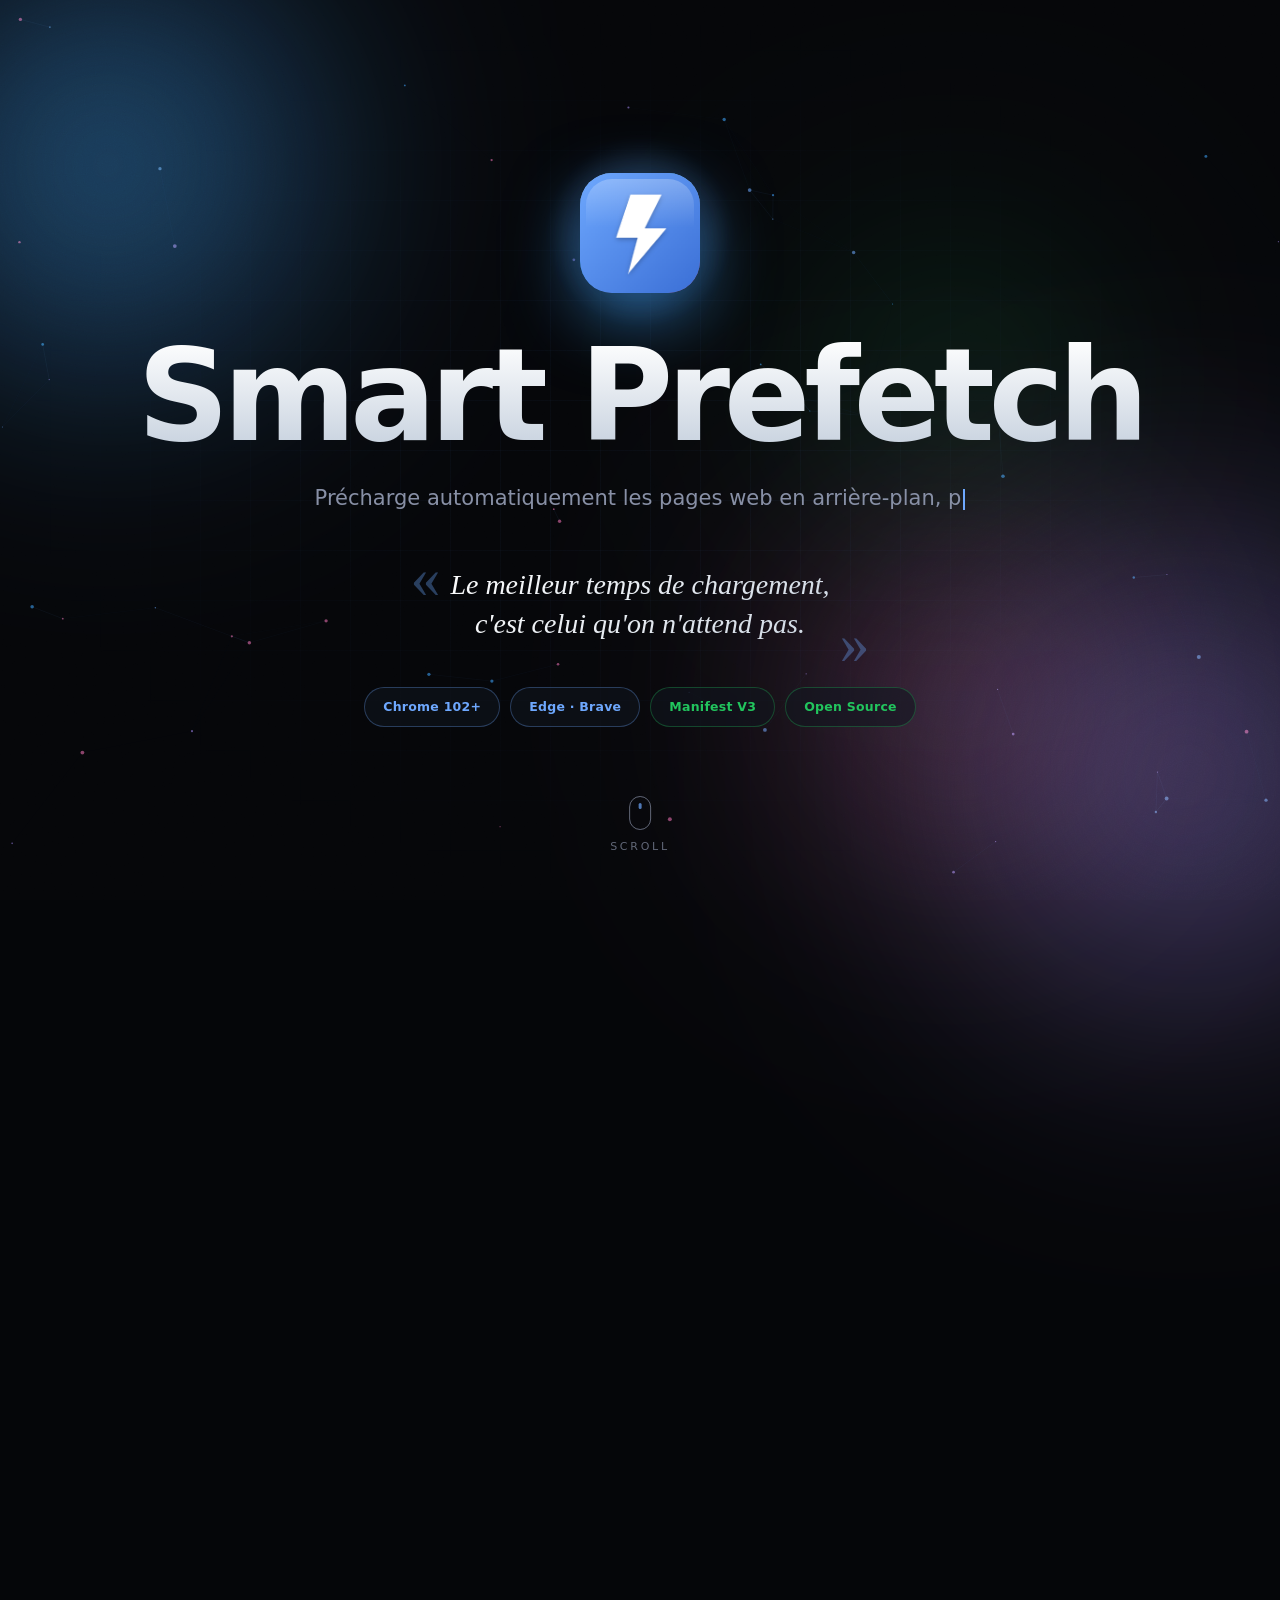
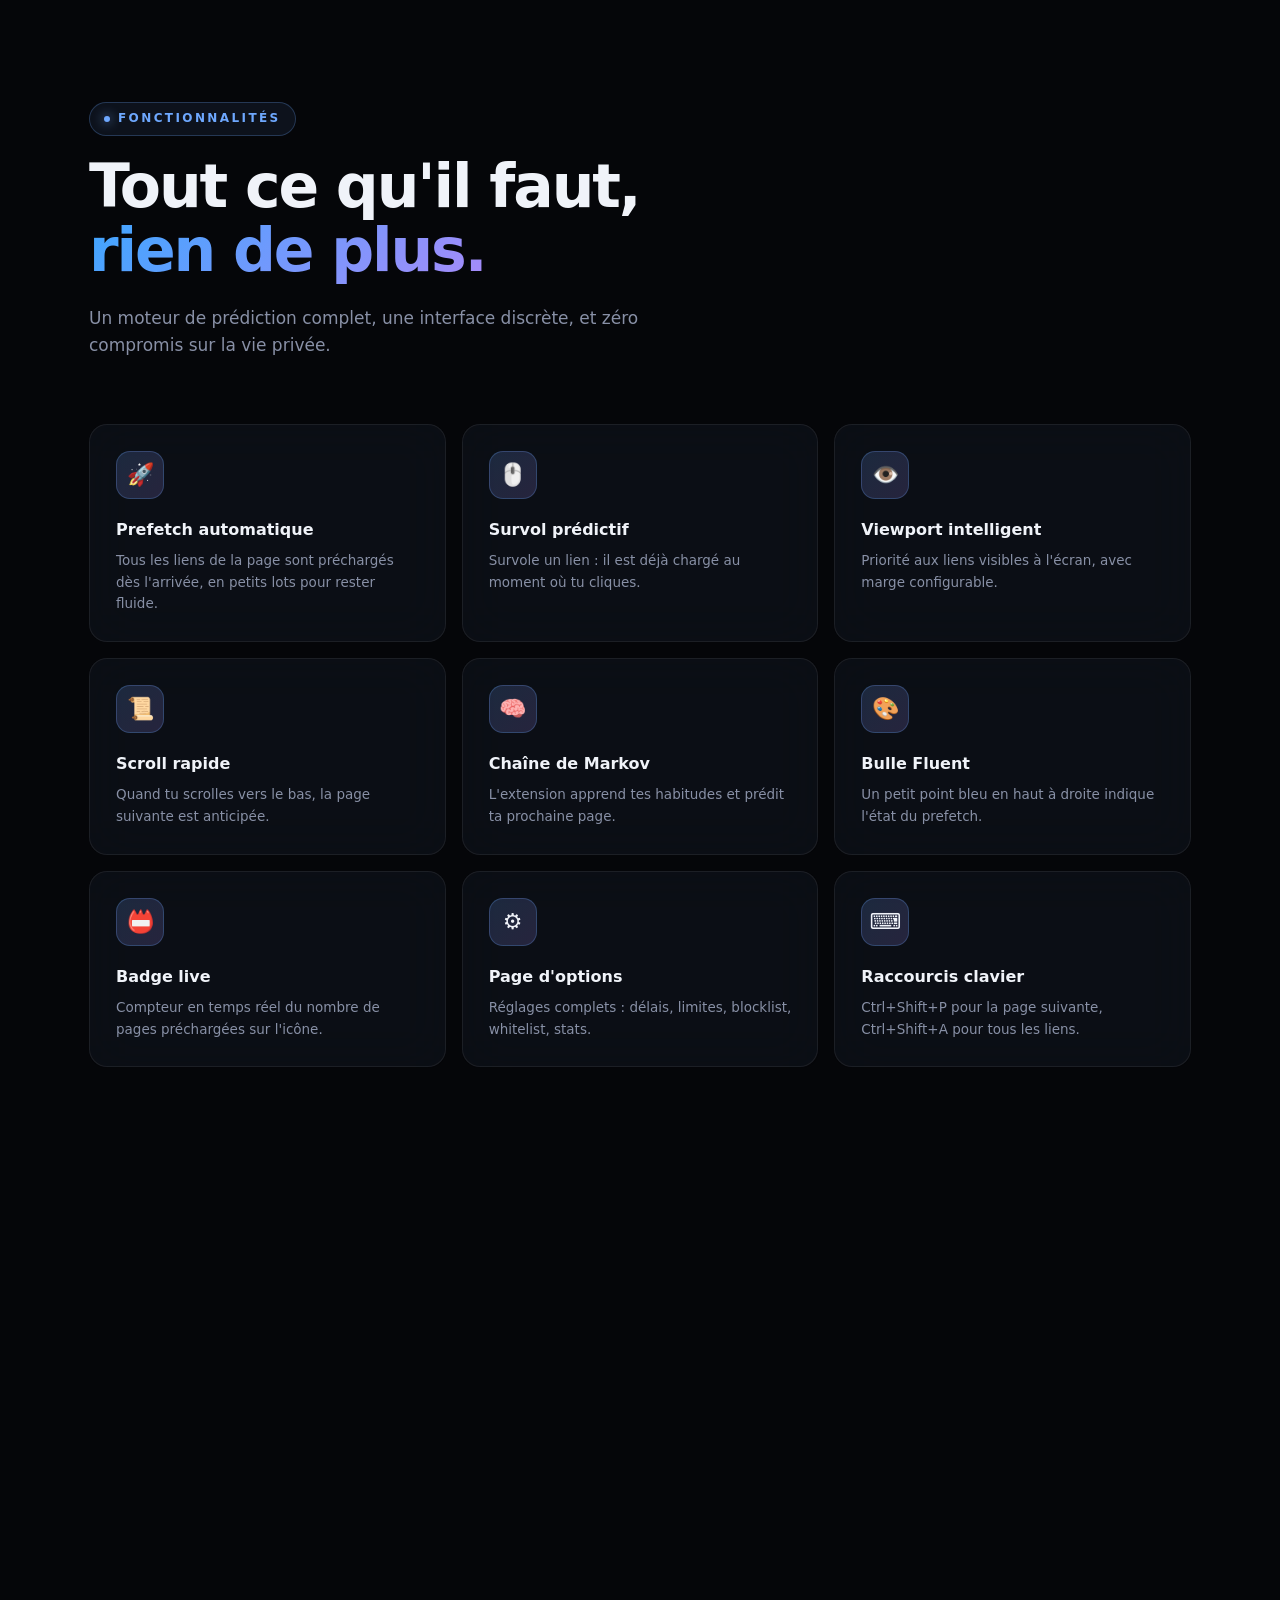
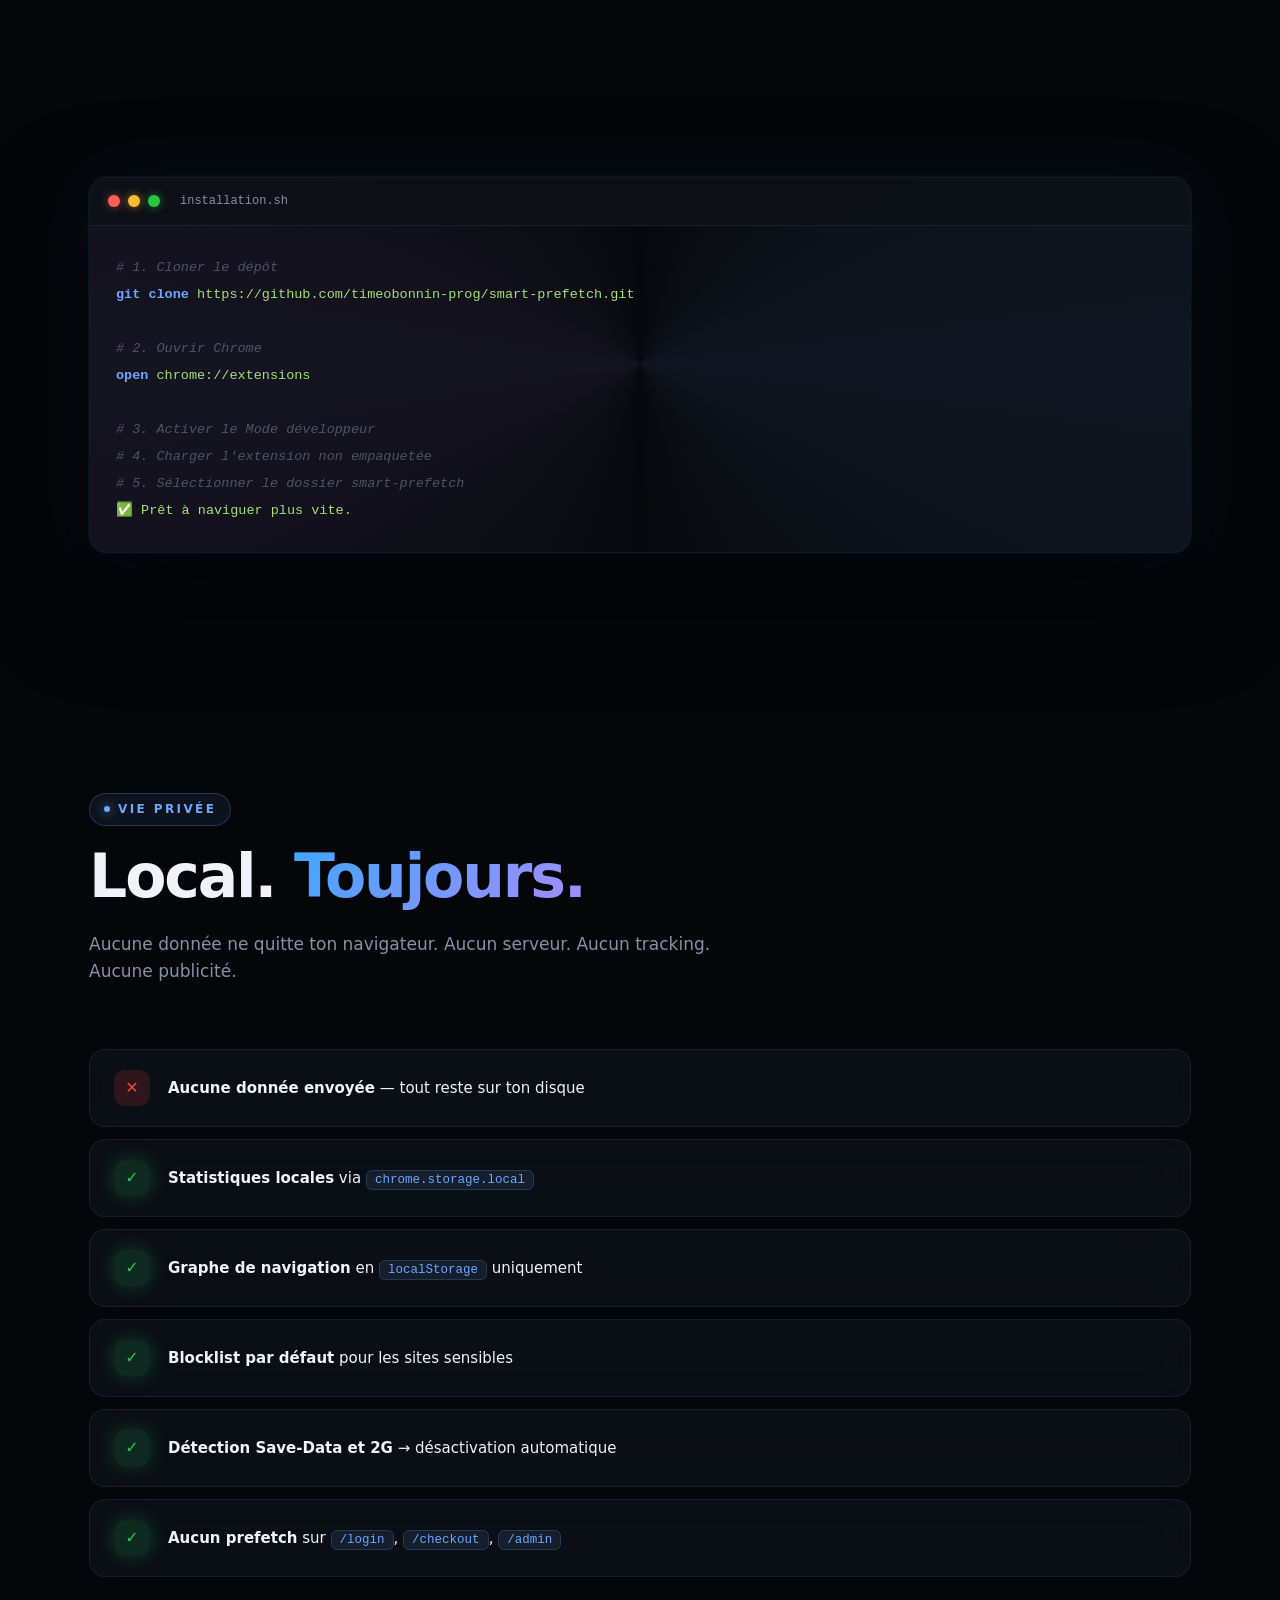
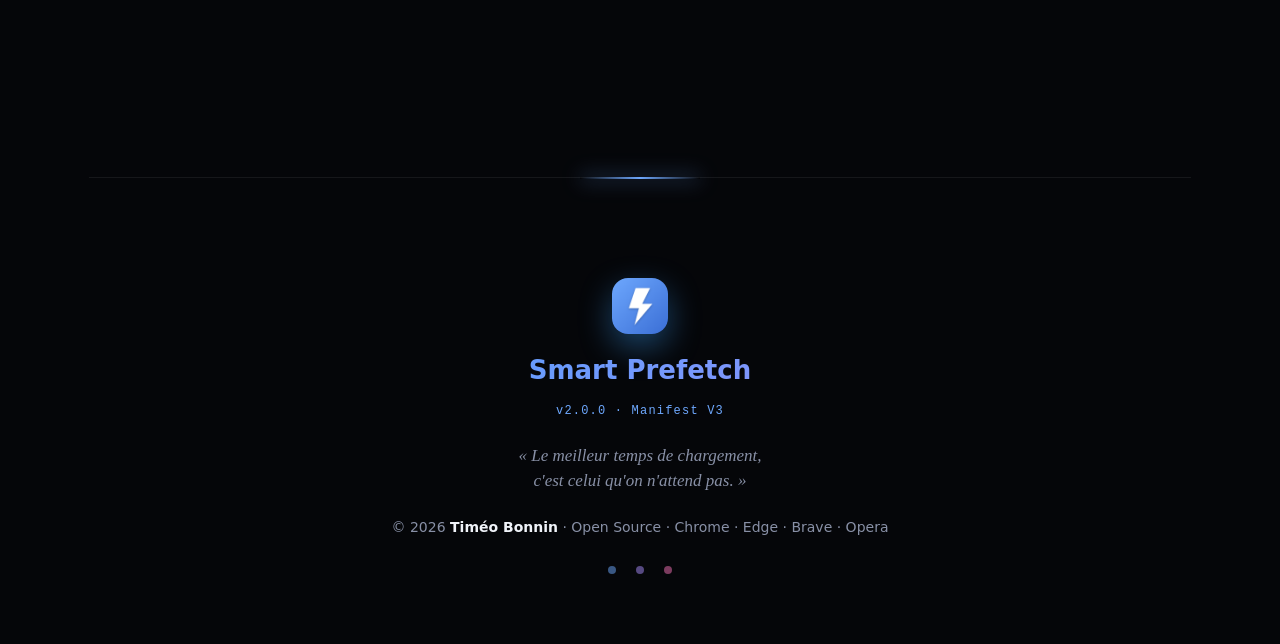
<file: index.html>
<!DOCTYPE html>
<html lang="fr">
<head>
<meta name="msvalidate.01" content="70219DEF0FF5D70391AB886208A1806D" />
<meta charset="UTF-8">
<meta name="viewport" content="width=device-width, initial-scale=1.0">
<title>⚡ Smart Prefetch — Timéo Bonnin</title>
<link rel="icon" type="image/png" href="icons/icon128.png">
<link rel="shortcut icon" type="image/png" href="icons/icon128.png">
<link rel="apple-touch-icon" href="icons/icon128.png">
<meta property="og:image" content="icons/icon128.png">
<meta name="theme-color" content="#050609">
<style>
  * { margin: 0; padding: 0; box-sizing: border-box; }

  :root {
    --bg: #050609;
    --card: rgba(18, 22, 32, 0.55);
    --border: rgba(255, 255, 255, 0.07);
    --border-hi: rgba(110, 168, 254, 0.5);
    --text: #f0f3f9;
    --dim: #8890a6;
    --accent: #6ea8fe;
    --accent-2: #3ea6ff;
    --accent-3: #a78bfa;
    --accent-4: #f472b6;
    --green: #22c55e;
    --orange: #f59e0b;
    --font: -apple-system, BlinkMacSystemFont, "Segoe UI Variable", "Segoe UI", system-ui, sans-serif;
    --serif: "Cormorant Garamond", "Playfair Display", Georgia, serif;
    --mono: "Cascadia Code", "JetBrains Mono", ui-monospace, monospace;
  }

  html { scroll-behavior: smooth; }

  body {
    font-family: var(--font);
    background: var(--bg);
    color: var(--text);
    line-height: 1.6;
    overflow-x: hidden;
    -webkit-font-smoothing: antialiased;
  }

  body::after {
    content: "";
    position: fixed;
    inset: 0;
    pointer-events: none;
    z-index: 1;
    opacity: 0.10;
    mix-blend-mode: overlay;
    background-image: url("data:image/svg+xml;utf8,<svg xmlns='http://www.w3.org/2000/svg' width='300' height='300'><filter id='grain'><feTurbulence type='fractalNoise' baseFrequency='0.9' numOctaves='4' stitchTiles='stitch' seed='3'/><feColorMatrix type='saturate' values='0'/></filter><rect width='100%25' height='100%25' filter='url(%23grain)'/></svg>");
    background-size: 300px 300px;
  }

  .progress-bar {
    position: fixed;
    top: 0; left: 0;
    height: 3px;
    background: linear-gradient(90deg, var(--accent-2), var(--accent), var(--accent-3), var(--accent-4));
    z-index: 9999;
    width: 0%;
    box-shadow: 0 0 12px rgba(110, 168, 254, 0.6);
    transition: width 0.1s linear;
  }

  #particles {
    position: fixed;
    inset: 0;
    z-index: 0;
    pointer-events: none;
  }

  .bg-grid {
    position: fixed;
    inset: 0;
    z-index: 0;
    pointer-events: none;
    background-image:
      linear-gradient(rgba(110, 168, 254, 0.035) 1px, transparent 1px),
      linear-gradient(90deg, rgba(110, 168, 254, 0.035) 1px, transparent 1px);
    background-size: 50px 50px;
    mask-image: radial-gradient(ellipse at center, black 20%, transparent 70%);
    -webkit-mask-image: radial-gradient(ellipse at center, black 20%, transparent 70%);
    animation: gridMove 30s linear infinite;
  }
  @keyframes gridMove {
    0%   { transform: translate(0, 0); }
    100% { transform: translate(50px, 50px); }
  }

  .bg-orb {
    position: fixed;
    border-radius: 50%;
    filter: blur(100px);
    z-index: 0;
    pointer-events: none;
    will-change: transform;
    mix-blend-mode: screen;
  }
  .orb-1 { width: 600px; height: 600px; background: radial-gradient(circle, #3ea6ff, transparent 70%); top: -15%; left: -15%; opacity: 0.55; animation: orb1 22s ease-in-out infinite; }
  .orb-2 { width: 700px; height: 700px; background: radial-gradient(circle, #a78bfa, transparent 70%); bottom: -25%; right: -20%; opacity: 0.45; animation: orb2 28s ease-in-out infinite; }
  .orb-3 { width: 500px; height: 500px; background: radial-gradient(circle, #f472b6, transparent 70%); top: 50%; left: 55%; opacity: 0.28; animation: orb3 32s ease-in-out infinite; }
  .orb-4 { width: 400px; height: 400px; background: radial-gradient(circle, #22c55e, transparent 70%); top: 20%; right: 10%; opacity: 0.2; animation: orb4 26s ease-in-out infinite; }
  @keyframes orb1 { 0%, 100% { transform: translate(0, 0) scale(1); } 50% { transform: translate(160px, 110px) scale(1.15); } }
  @keyframes orb2 { 0%, 100% { transform: translate(0, 0) scale(1); } 50% { transform: translate(-200px, -130px) scale(1.1); } }
  @keyframes orb3 { 0%, 100% { transform: translate(-50%, -50%) scale(1); } 50% { transform: translate(-40%, -60%) scale(1.2); } }
  @keyframes orb4 { 0%, 100% { transform: translate(0, 0) scale(1); } 50% { transform: translate(-80px, 120px) scale(1.15); } }

  main {
    position: relative;
    z-index: 2;
    max-width: 1150px;
    margin: 0 auto;
    padding: 0 24px;
  }

  .hero {
    min-height: 100vh;
    display: flex;
    flex-direction: column;
    align-items: center;
    justify-content: center;
    text-align: center;
    padding: 80px 0;
    position: relative;
  }

  .logo-wrap { position: relative; margin-bottom: 44px; animation: fadeUp 0.9s cubic-bezier(.16,1,.3,1) both; perspective: 1000px; }

  .logo-halo {
    position: absolute;
    inset: -40px;
    border-radius: 50%;
    background: radial-gradient(circle, rgba(110,168,254,0.5), transparent 65%);
    animation: pulse 3s ease-in-out infinite;
    filter: blur(8px);
  }
  @keyframes pulse { 0%, 100% { transform: scale(1); opacity: 0.6; } 50% { transform: scale(1.25); opacity: 1; } }

  .logo {
    position: relative;
    width: 120px;
    height: 120px;
    border-radius: 32px;
    display: flex;
    align-items: center;
    justify-content: center;
    box-shadow: inset 0 2px 0 rgba(255, 255, 255, 0.2), inset 0 -10px 24px rgba(0, 0, 0, 0.35), 0 24px 70px rgba(62, 166, 255, 0.55), 0 10px 30px rgba(0, 0, 0, 0.5);
    animation: float 5s ease-in-out infinite;
    transition: transform 0.3s ease-out;
    transform-style: preserve-3d;
    overflow: hidden;
    background: linear-gradient(135deg, #6ea8fe 0%, #3ea6ff 40%, #a78bfa 100%);
  }
  .logo img { width: 100%; height: 100%; object-fit: cover; display: block; border-radius: 32px; position: relative; z-index: 2; }
  @keyframes float { 0%, 100% { transform: translateY(0) rotate(-3deg); } 50% { transform: translateY(-16px) rotate(3deg); } }
  .logo::after { content: ""; position: absolute; inset: 6px; border-radius: 26px; background: linear-gradient(180deg, rgba(255,255,255,0.25), transparent 45%); pointer-events: none; z-index: 3; }

  h1 {
    font-size: clamp(56px, 10vw, 128px);
    font-weight: 900;
    letter-spacing: -0.05em;
    line-height: 0.92;
    margin-bottom: 28px;
    background: linear-gradient(180deg, #ffffff 0%, #cbd5e1 45%, #6ea8fe 100%);
    background-size: 100% 200%;
    -webkit-background-clip: text;
    background-clip: text;
    -webkit-text-fill-color: transparent;
    animation: fadeUp 0.9s cubic-bezier(.16,1,.3,1) 0.1s both, titleShine 6s ease-in-out infinite;
  }
  @keyframes titleShine { 0%, 100% { background-position: 0% 0%; } 50% { background-position: 0% 100%; } }

  .tagline {
    font-size: clamp(16px, 2vw, 21px);
    color: var(--dim);
    max-width: 660px;
    margin-bottom: 32px;
    animation: fadeUp 0.9s cubic-bezier(.16,1,.3,1) 0.25s both;
    min-height: 2.4em;
  }
  .tagline strong { color: var(--text); font-weight: 600; }

  .type-cursor {
    display: inline-block;
    width: 2px;
    height: 1em;
    background: var(--accent);
    margin-left: 2px;
    vertical-align: text-bottom;
    animation: blink 1s steps(2) infinite;
  }
  @keyframes blink { 50% { opacity: 0; } }

  .hero-quote {
    font-family: var(--serif);
    font-style: italic;
    font-weight: 400;
    font-size: clamp(20px, 2.4vw, 28px);
    color: var(--text);
    max-width: 620px;
    margin: 0 auto 44px;
    line-height: 1.4;
    position: relative;
    padding: 0 30px;
    background: linear-gradient(135deg, #ffffff 0%, #cbd5e1 50%, #6ea8fe 100%);
    background-size: 200% 200%;
    -webkit-background-clip: text;
    background-clip: text;
    -webkit-text-fill-color: transparent;
    animation: fadeUp 0.9s cubic-bezier(.16,1,.3,1) 0.35s both, quoteShine 8s ease-in-out infinite;
  }
  @keyframes quoteShine { 0%, 100% { background-position: 0% 0%; } 50% { background-position: 100% 100%; } }
  .hero-quote::before { content: "«"; position: absolute; left: -10px; top: -18px; font-size: 60px; color: var(--accent); opacity: 0.35; font-family: Georgia, serif; font-style: normal; line-height: 1; -webkit-text-fill-color: var(--accent); }
  .hero-quote::after { content: "»"; position: absolute; right: -10px; bottom: -30px; font-size: 60px; color: var(--accent); opacity: 0.35; font-family: Georgia, serif; font-style: normal; line-height: 1; -webkit-text-fill-color: var(--accent); }

  .badges {
    display: flex;
    gap: 10px;
    flex-wrap: wrap;
    justify-content: center;
    animation: fadeUp 0.9s cubic-bezier(.16,1,.3,1) 0.45s both;
  }

  .badge {
    padding: 9px 18px;
    border-radius: 100px;
    background: var(--card);
    backdrop-filter: blur(14px);
    -webkit-backdrop-filter: blur(14px);
    border: 1px solid var(--border);
    font-size: 12.5px;
    font-weight: 600;
    color: var(--dim);
    letter-spacing: 0.02em;
    transition: all 0.35s cubic-bezier(.16,1,.3,1);
    position: relative;
    overflow: hidden;
  }
  .badge::before { content: ""; position: absolute; inset: 0; background: linear-gradient(120deg, transparent 30%, rgba(110,168,254,0.2), transparent 70%); transform: translateX(-100%); transition: transform 0.6s; }
  .badge:hover::before { transform: translateX(100%); }
  .badge:hover { border-color: var(--border-hi); color: var(--text); transform: translateY(-3px) scale(1.05); box-shadow: 0 10px 30px rgba(62,166,255,0.2); }
  .badge.blue  { color: var(--accent); border-color: rgba(110, 168, 254, 0.3); }
  .badge.green { color: var(--green);  border-color: rgba(34, 197, 94, 0.3); }

  @keyframes fadeUp { from { opacity: 0; transform: translateY(36px); } to { opacity: 1; transform: translateY(0); } }

  .scroll-hint {
    position: absolute;
    bottom: 44px;
    left: 50%;
    transform: translateX(-50%);
    display: flex;
    flex-direction: column;
    align-items: center;
    gap: 8px;
    color: var(--dim);
    font-size: 11px;
    letter-spacing: 0.25em;
    text-transform: uppercase;
    animation: bounce 2.5s ease-in-out infinite;
    opacity: 0.7;
  }
  .scroll-hint .mouse { width: 22px; height: 34px; border: 1.5px solid var(--dim); border-radius: 12px; position: relative; }
  .scroll-hint .mouse::after { content: ""; position: absolute; top: 6px; left: 50%; width: 3px; height: 6px; border-radius: 2px; background: var(--accent); transform: translateX(-50%); animation: wheel 1.6s ease-in-out infinite; }
  @keyframes wheel { 0% { top: 6px; opacity: 1; } 100% { top: 20px; opacity: 0; } }
  @keyframes bounce { 0%, 100% { transform: translate(-50%, 0); } 50% { transform: translate(-50%, 8px); } }

  section { padding: 120px 0; position: relative; }

  .section-head { margin-bottom: 64px; opacity: 0; transform: translateY(40px); transition: all 0.9s cubic-bezier(.16,1,.3,1); }
  .section-head.visible { opacity: 1; transform: translateY(0); }

  .section-label {
    display: inline-flex;
    align-items: center;
    gap: 8px;
    font-size: 12px;
    font-weight: 700;
    color: var(--accent);
    text-transform: uppercase;
    letter-spacing: 0.2em;
    margin-bottom: 18px;
    padding: 6px 14px;
    border-radius: 100px;
    background: rgba(110, 168, 254, 0.08);
    border: 1px solid rgba(110, 168, 254, 0.25);
  }
  .section-label::before { content: ""; width: 6px; height: 6px; border-radius: 50%; background: var(--accent); box-shadow: 0 0 12px var(--accent); animation: pulseDot 2s ease-in-out infinite; }
  @keyframes pulseDot { 0%, 100% { transform: scale(1); opacity: 1; } 50% { transform: scale(1.4); opacity: 0.6; } }

  h2 { font-size: clamp(34px, 5.5vw, 60px); font-weight: 800; letter-spacing: -0.035em; line-height: 1.08; margin-bottom: 22px; }

  h2 .grad {
    background: linear-gradient(135deg, var(--accent-2) 0%, var(--accent-3) 50%, var(--accent-4) 100%);
    background-size: 200% 200%;
    -webkit-background-clip: text;
    background-clip: text;
    -webkit-text-fill-color: transparent;
    animation: gradShift 4s ease-in-out infinite;
  }
  @keyframes gradShift { 0%, 100% { background-position: 0% 50%; } 50% { background-position: 100% 50%; } }

  .lead { font-size: 17px; color: var(--dim); max-width: 640px; }

  .stats-grid { display: grid; grid-template-columns: repeat(auto-fit, minmax(230px, 1fr)); gap: 18px; }

  .stat-card {
    background: var(--card);
    backdrop-filter: blur(24px);
    -webkit-backdrop-filter: blur(24px);
    border: 1px solid var(--border);
    border-radius: 20px;
    padding: 30px 26px;
    position: relative;
    overflow: hidden;
    transition: all 0.5s cubic-bezier(.16,1,.3,1);
    opacity: 0;
    transform: translateY(50px);
    transform-style: preserve-3d;
  }
  .stat-card.visible { opacity: 1; transform: translateY(0); }
  .stat-card:hover { transform: translateY(-8px) rotateX(3deg) rotateY(-3deg); border-color: var(--border-hi); box-shadow: 0 30px 60px rgba(62, 166, 255, 0.15), 0 0 0 1px rgba(110, 168, 254, 0.1); }
  .stat-card::before { content: ""; position: absolute; top: 0; left: 0; right: 0; height: 1px; background: linear-gradient(90deg, transparent, rgba(110, 168, 254, 0.8), transparent); }
  .stat-card::after { content: ""; position: absolute; inset: 0; border-radius: 20px; background: radial-gradient(circle at var(--mx, 50%) var(--my, 50%), rgba(110, 168, 254, 0.15), transparent 45%); opacity: 0; transition: opacity 0.35s; pointer-events: none; }
  .stat-card:hover::after { opacity: 1; }

  .stat-label { font-size: 11.5px; color: var(--dim); text-transform: uppercase; letter-spacing: 0.1em; margin-bottom: 14px; font-weight: 600; }
  .stat-value { font-size: 40px; font-weight: 800; background: linear-gradient(135deg, var(--accent) 0%, var(--accent-3) 100%); -webkit-background-clip: text; background-clip: text; -webkit-text-fill-color: transparent; letter-spacing: -0.03em; line-height: 1; margin-bottom: 10px; font-variant-numeric: tabular-nums; }
  .stat-sub { font-size: 13px; color: var(--dim); }

  .features-grid { display: grid; grid-template-columns: repeat(auto-fit, minmax(280px, 1fr)); gap: 16px; }

  .feature {
    background: var(--card);
    backdrop-filter: blur(24px);
    -webkit-backdrop-filter: blur(24px);
    border: 1px solid var(--border);
    border-radius: 18px;
    padding: 26px;
    position: relative;
    overflow: hidden;
    transition: all 0.5s cubic-bezier(.16,1,.3,1);
    opacity: 0;
    transform: translateY(40px) scale(0.95);
  }
  .feature.visible { opacity: 1; transform: translateY(0) scale(1); }
  .feature::after { content: ""; position: absolute; inset: 0; border-radius: 18px; background: radial-gradient(circle at var(--mx, 50%) var(--my, 50%), rgba(110, 168, 254, 0.15), transparent 42%); opacity: 0; transition: opacity 0.35s; pointer-events: none; }
  .feature:hover::after { opacity: 1; }
  .feature:hover { border-color: var(--border-hi); transform: translateY(-6px); box-shadow: 0 20px 50px rgba(62, 166, 255, 0.12); }

  .feature-icon {
    width: 48px;
    height: 48px;
    border-radius: 14px;
    background: linear-gradient(135deg, rgba(110, 168, 254, 0.18), rgba(167, 139, 250, 0.18));
    border: 1px solid rgba(110, 168, 254, 0.25);
    display: flex;
    align-items: center;
    justify-content: center;
    font-size: 22px;
    margin-bottom: 18px;
    transition: all 0.4s cubic-bezier(.16,1,.3,1);
  }
  .feature:hover .feature-icon { transform: scale(1.15) rotate(-8deg); box-shadow: 0 8px 24px rgba(110, 168, 254, 0.3); }

  .feature h3 { font-size: 16px; font-weight: 700; margin-bottom: 8px; color: var(--text); }
  .feature p { font-size: 13.5px; color: var(--dim); line-height: 1.6; }

  .code-window {
    background: #07080c;
    border: 1px solid var(--border);
    border-radius: 18px;
    overflow: hidden;
    box-shadow: 0 40px 100px rgba(0, 0, 0, 0.55), 0 0 0 1px rgba(110, 168, 254, 0.06), 0 0 80px rgba(62, 166, 255, 0.08);
    opacity: 0;
    transform: translateY(50px) scale(0.98);
    transition: all 1s cubic-bezier(.16,1,.3,1);
    position: relative;
  }
  .code-window.visible { opacity: 1; transform: translateY(0) scale(1); }
  .code-window::before {
    content: "";
    position: absolute;
    top: -50%; left: -50%;
    width: 200%;
    height: 200%;
    background: conic-gradient(from 0deg, transparent 0deg, rgba(110, 168, 254, 0.15) 90deg, transparent 180deg, rgba(167, 139, 250, 0.15) 270deg, transparent 360deg);
    animation: rotate 12s linear infinite;
    pointer-events: none;
    opacity: 0.6;
  }
  @keyframes rotate { to { transform: rotate(360deg); } }

  .code-header { display: flex; align-items: center; gap: 8px; padding: 14px 18px; background: rgba(13, 16, 23, 0.9); border-bottom: 1px solid var(--border); position: relative; z-index: 1; }
  .dot { width: 12px; height: 12px; border-radius: 50%; }
  .dot.r { background: #ff5f57; box-shadow: 0 0 8px rgba(255,95,87,0.6); }
  .dot.y { background: #febc2e; box-shadow: 0 0 8px rgba(254,188,46,0.6); }
  .dot.g { background: #28c840; box-shadow: 0 0 8px rgba(40,200,64,0.6); }
  .code-title { margin-left: 12px; font-family: var(--mono); font-size: 12px; color: var(--dim); }

  .code-body { padding: 28px 26px; font-family: var(--mono); font-size: 13.5px; line-height: 2; color: #cbd5e1; overflow-x: auto; position: relative; z-index: 1; }
  .code-body .k { color: var(--accent); font-weight: 600; }
  .code-body .s { color: #a5e075; }
  .code-body .c { color: #4d5566; font-style: italic; }
  .code-body .n { color: var(--orange); }

  .code-line { opacity: 0; transform: translateX(-20px); animation: lineReveal 0.6s cubic-bezier(.16,1,.3,1) forwards; }
  .code-window.visible .code-line:nth-child(1)  { animation-delay: 0.1s; }
  .code-window.visible .code-line:nth-child(2)  { animation-delay: 0.15s; }
  .code-window.visible .code-line:nth-child(3)  { animation-delay: 0.2s; }
  .code-window.visible .code-line:nth-child(4)  { animation-delay: 0.25s; }
  .code-window.visible .code-line:nth-child(5)  { animation-delay: 0.3s; }
  .code-window.visible .code-line:nth-child(6)  { animation-delay: 0.35s; }
  .code-window.visible .code-line:nth-child(7)  { animation-delay: 0.4s; }
  .code-window.visible .code-line:nth-child(8)  { animation-delay: 0.45s; }
  .code-window.visible .code-line:nth-child(9)  { animation-delay: 0.5s; }
  .code-window.visible .code-line:nth-child(10) { animation-delay: 0.55s; }
  @keyframes lineReveal { to { opacity: 1; transform: translateX(0); } }

  .privacy-list { display: grid; gap: 12px; }

  .privacy-item {
    display: flex;
    align-items: center;
    gap: 18px;
    padding: 20px 24px;
    background: var(--card);
    backdrop-filter: blur(24px);
    -webkit-backdrop-filter: blur(24px);
    border: 1px solid var(--border);
    border-radius: 16px;
    font-size: 15px;
    transition: all 0.4s cubic-bezier(.16,1,.3,1);
    opacity: 0;
    transform: translateX(-40px);
    position: relative;
    overflow: hidden;
  }
  .privacy-item.visible { opacity: 1; transform: translateX(0); }
  .privacy-item::before { content: ""; position: absolute; left: 0; top: 0; bottom: 0; width: 3px; background: var(--green); transform: scaleY(0); transform-origin: top; transition: transform 0.4s; }
  .privacy-item:hover::before { transform: scaleY(1); }
  .privacy-item:hover { border-color: var(--border-hi); transform: translateX(8px); box-shadow: 0 10px 30px rgba(62, 166, 255, 0.1); }
  .privacy-item.no::before { background: #ef4444; }

  .privacy-item .icon { flex-shrink: 0; width: 36px; height: 36px; border-radius: 11px; display: flex; align-items: center; justify-content: center; font-size: 16px; font-weight: 700; }
  .privacy-item.ok .icon { background: rgba(34, 197, 94, 0.15); color: var(--green); box-shadow: 0 0 20px rgba(34, 197, 94, 0.25); }
  .privacy-item.no .icon { background: rgba(239, 68, 68, 0.15); color: #ef4444; }
  .privacy-item code { font-family: var(--mono); font-size: 12.5px; background: rgba(110, 168, 254, 0.1); color: var(--accent); padding: 2px 8px; border-radius: 6px; border: 1px solid rgba(110, 168, 254, 0.2); }

  footer { text-align: center; padding: 100px 0 70px; border-top: 1px solid var(--border); margin-top: 80px; position: relative; }
  footer::before { content: ""; position: absolute; top: -1px; left: 50%; transform: translateX(-50%); width: 120px; height: 2px; background: linear-gradient(90deg, transparent, var(--accent), transparent); box-shadow: 0 0 20px var(--accent); }

  .footer-logo { width: 56px; height: 56px; border-radius: 16px; margin: 0 auto 16px; box-shadow: 0 12px 32px rgba(62, 166, 255, 0.4), 0 4px 12px rgba(0, 0, 0, 0.4); display: block; object-fit: cover; animation: float 4s ease-in-out infinite; }

  .footer-brand { font-size: 26px; font-weight: 800; margin-bottom: 10px; background: linear-gradient(135deg, var(--accent-2), var(--accent-3), var(--accent-4)); background-size: 200% 200%; -webkit-background-clip: text; background-clip: text; -webkit-text-fill-color: transparent; animation: gradShift 5s ease-in-out infinite; }

  .footer-ver { font-family: var(--mono); font-size: 12px; color: var(--accent); margin-bottom: 22px; letter-spacing: 0.1em; }

  .footer-quote { font-family: var(--serif); font-style: italic; font-size: 17px; color: var(--dim); max-width: 500px; margin: 0 auto 22px; padding: 0 20px; line-height: 1.5; }

  .footer-author { font-size: 14px; color: var(--dim); }
  .footer-author strong { color: var(--text); font-weight: 600; }

  .footer-shapes { display: flex; justify-content: center; gap: 20px; margin-top: 28px; opacity: 0.5; }
  .shape { width: 8px; height: 8px; border-radius: 50%; background: var(--accent); animation: footerPulse 2.5s ease-in-out infinite; }
  .shape:nth-child(2) { animation-delay: 0.3s; background: var(--accent-3); }
  .shape:nth-child(3) { animation-delay: 0.6s; background: var(--accent-4); }
  @keyframes footerPulse { 0%, 100% { transform: scale(1); opacity: 0.5; } 50% { transform: scale(1.6); opacity: 1; } }

  ::-webkit-scrollbar { width: 10px; }
  ::-webkit-scrollbar-track { background: var(--bg); }
  ::-webkit-scrollbar-thumb { background: linear-gradient(180deg, var(--accent), var(--accent-3)); border-radius: 5px; border: 2px solid var(--bg); }
  ::-webkit-scrollbar-thumb:hover { background: linear-gradient(180deg, var(--accent-2), var(--accent-4)); }

  @media (max-width: 640px) {
    section { padding: 70px 0; }
    .stat-value { font-size: 32px; }
    .logo { width: 92px; height: 92px; }
    .code-body { font-size: 12px; padding: 18px; }
    .hero { min-height: 90vh; }
    .hero-quote { font-size: 18px; padding: 0 20px; }
  }
</style>
</head>
<body>

<div class="progress-bar" id="progress"></div>

<canvas id="particles"></canvas>

<div class="bg-grid"></div>
<div class="bg-orb orb-1"></div>
<div class="bg-orb orb-2"></div>
<div class="bg-orb orb-3"></div>
<div class="bg-orb orb-4"></div>

<main>

  <section class="hero">
    <div class="logo-wrap">
      <div class="logo-halo"></div>
      <div class="logo">
        <img src="icons/icon128.png" alt="Smart Prefetch">
      </div>
    </div>

    <h1>Smart Prefetch</h1>

    <p class="tagline">
      <span id="typewriter"></span><span class="type-cursor"></span>
    </p>

    <blockquote class="hero-quote">
      Le meilleur temps de chargement,<br>c'est celui qu'on n'attend pas.
    </blockquote>

    <div class="badges">
      <span class="badge blue">Chrome 102+</span>
      <span class="badge blue">Edge · Brave</span>
      <span class="badge green">Manifest V3</span>
      <span class="badge green">Open Source</span>
    </div>

    <div class="scroll-hint">
      <div class="mouse"></div>
      <span>Scroll</span>
    </div>
  </section>

  <section>
    <div class="section-head">
      <span class="section-label">Performances</span>
      <h2>Jusqu'à <span class="grad">10× plus rapide</span></h2>
      <p class="lead">Smart Prefetch analyse ta navigation en temps réel et charge les pages avant même que tu cliques.</p>
    </div>

    <div class="stats-grid">
      <div class="stat-card">
        <div class="stat-label">Clic sur un lien</div>
        <div class="stat-value" data-count="80">0 ms</div>
        <div class="stat-sub">contre 300–800 ms sans prefetch</div>
      </div>
      <div class="stat-card">
        <div class="stat-label">Retour arrière</div>
        <div class="stat-value">Instantané</div>
        <div class="stat-sub">servi depuis le cache navigateur</div>
      </div>
      <div class="stat-card">
        <div class="stat-label">Ouverture d'article</div>
        <div class="stat-value" data-count="150">0 ms</div>
        <div class="stat-sub">contre 400–900 ms sans prefetch</div>
      </div>
      <div class="stat-card">
        <div class="stat-label">Temps gagné moyen</div>
        <div class="stat-value" data-count="450">0 ms</div>
        <div class="stat-sub">par page ouverte</div>
      </div>
    </div>
  </section>

  <section>
    <div class="section-head">
      <span class="section-label">Fonctionnalités</span>
      <h2>Tout ce qu'il faut,<br><span class="grad">rien de plus.</span></h2>
      <p class="lead">Un moteur de prédiction complet, une interface discrète, et zéro compromis sur la vie privée.</p>
    </div>

    <div class="features-grid">
      <div class="feature"><div class="feature-icon">🚀</div><h3>Prefetch automatique</h3><p>Tous les liens de la page sont préchargés dès l'arrivée, en petits lots pour rester fluide.</p></div>
      <div class="feature"><div class="feature-icon">🖱️</div><h3>Survol prédictif</h3><p>Survole un lien : il est déjà chargé au moment où tu cliques.</p></div>
      <div class="feature"><div class="feature-icon">👁️</div><h3>Viewport intelligent</h3><p>Priorité aux liens visibles à l'écran, avec marge configurable.</p></div>
      <div class="feature"><div class="feature-icon">📜</div><h3>Scroll rapide</h3><p>Quand tu scrolles vers le bas, la page suivante est anticipée.</p></div>
      <div class="feature"><div class="feature-icon">🧠</div><h3>Chaîne de Markov</h3><p>L'extension apprend tes habitudes et prédit ta prochaine page.</p></div>
      <div class="feature"><div class="feature-icon">🎨</div><h3>Bulle Fluent</h3><p>Un petit point bleu en haut à droite indique l'état du prefetch.</p></div>
      <div class="feature"><div class="feature-icon">📛</div><h3>Badge live</h3><p>Compteur en temps réel du nombre de pages préchargées sur l'icône.</p></div>
      <div class="feature"><div class="feature-icon">⚙️</div><h3>Page d'options</h3><p>Réglages complets : délais, limites, blocklist, whitelist, stats.</p></div>
      <div class="feature"><div class="feature-icon">⌨️</div><h3>Raccourcis clavier</h3><p>Ctrl+Shift+P pour la page suivante, Ctrl+Shift+A pour tous les liens.</p></div>
      <div class="feature"><div class="feature-icon">🖱️</div><h3>Menu contextuel</h3><p>Clic droit → « Précharger tous les liens » en un seul geste.</p></div>
      <div class="feature"><div class="feature-icon">📊</div><h3>Stats de vitesse</h3><p>Mesure du temps réellement gagné grâce au prefetch.</p></div>
      <div class="feature"><div class="feature-icon">🚫</div><h3>Blocklist par défaut</h3><p>YouTube, Twitter/X, banques, paiements… bloqués automatiquement.</p></div>
    </div>
  </section>

  <section>
    <div class="section-head">
      <span class="section-label">Installation</span>
      <h2>Prêt en <span class="grad">30 secondes.</span></h2>
      <p class="lead">Pas de store, pas de compte, pas de configuration. Chargement direct en mode développeur.</p>
    </div>

    <div class="code-window">
      <div class="code-header">
        <span class="dot r"></span>
        <span class="dot y"></span>
        <span class="dot g"></span>
        <span class="code-title">installation.sh</span>
      </div>
      <div class="code-body">
<div class="code-line"><span class="c"># 1. Cloner le dépôt</span></div>
<div class="code-line"><span class="k">git clone</span> <span class="s">https://github.com/timeobonnin-prog/smart-prefetch.git</span></div>
<div class="code-line">&nbsp;</div>
<div class="code-line"><span class="c"># 2. Ouvrir Chrome</span></div>
<div class="code-line"><span class="k">open</span> <span class="s">chrome://extensions</span></div>
<div class="code-line">&nbsp;</div>
<div class="code-line"><span class="c"># 3. Activer le Mode développeur</span></div>
<div class="code-line"><span class="c"># 4. Charger l'extension non empaquetée</span></div>
<div class="code-line"><span class="c"># 5. Sélectionner le dossier smart-prefetch</span></div>
<div class="code-line"><span class="n">✅</span> <span class="s">Prêt à naviguer plus vite.</span></div>
      </div>
    </div>
  </section>

  <section>
    <div class="section-head">
      <span class="section-label">Vie privée</span>
      <h2>Local. <span class="grad">Toujours.</span></h2>
      <p class="lead">Aucune donnée ne quitte ton navigateur. Aucun serveur. Aucun tracking. Aucune publicité.</p>
    </div>

    <div class="privacy-list">
      <div class="privacy-item no"><div class="icon">✕</div><div><strong>Aucune donnée envoyée</strong> — tout reste sur ton disque</div></div>
      <div class="privacy-item ok"><div class="icon">✓</div><div><strong>Statistiques locales</strong> via <code>chrome.storage.local</code></div></div>
      <div class="privacy-item ok"><div class="icon">✓</div><div><strong>Graphe de navigation</strong> en <code>localStorage</code> uniquement</div></div>
      <div class="privacy-item ok"><div class="icon">✓</div><div><strong>Blocklist par défaut</strong> pour les sites sensibles</div></div>
      <div class="privacy-item ok"><div class="icon">✓</div><div><strong>Détection Save-Data et 2G</strong> → désactivation automatique</div></div>
      <div class="privacy-item ok"><div class="icon">✓</div><div><strong>Aucun prefetch</strong> sur <code>/login</code>, <code>/checkout</code>, <code>/admin</code></div></div>
    </div>
  </section>

  <footer>
    <img class="footer-logo" src="icons/icon128.png" alt="Smart Prefetch">
    <div class="footer-brand">Smart Prefetch</div>
    <div class="footer-ver">v2.0.0 · Manifest V3</div>
    <p class="footer-quote">« Le meilleur temps de chargement,<br>c'est celui qu'on n'attend pas. »</p>
    <div class="footer-author">© 2026 <strong>Timéo Bonnin</strong> · Open Source · Chrome · Edge · Brave · Opera</div>
    <div class="footer-shapes">
      <span class="shape"></span>
      <span class="shape"></span>
      <span class="shape"></span>
    </div>
  </footer>

</main>

<script>
const canvas = document.getElementById('particles');
const ctx = canvas.getContext('2d');
let W, H, particles = [];

function resize() { W = canvas.width = window.innerWidth; H = canvas.height = window.innerHeight; }
resize();
window.addEventListener('resize', resize);

class Particle {
  constructor() {
    this.x = Math.random() * W;
    this.y = Math.random() * H;
    this.vx = (Math.random() - 0.5) * 0.35;
    this.vy = (Math.random() - 0.5) * 0.35;
    this.r = Math.random() * 1.6 + 0.4;
    this.color = ['#6ea8fe', '#a78bfa', '#f472b6', '#3ea6ff'][Math.floor(Math.random() * 4)];
  }
  update() {
    this.x += this.vx; this.y += this.vy;
    if (this.x < 0 || this.x > W) this.vx *= -1;
    if (this.y < 0 || this.y > H) this.vy *= -1;
  }
  draw() {
    ctx.beginPath();
    ctx.arc(this.x, this.y, this.r, 0, Math.PI * 2);
    ctx.fillStyle = this.color;
    ctx.globalAlpha = 0.55;
    ctx.fill();
  }
}

const NB_PARTICLES = Math.min(70, Math.floor(window.innerWidth / 22));
for (let i = 0; i < NB_PARTICLES; i++) particles.push(new Particle());

function connectParticles() {
  for (let i = 0; i < particles.length; i++) {
    for (let j = i + 1; j < particles.length; j++) {
      const dx = particles[i].x - particles[j].x;
      const dy = particles[i].y - particles[j].y;
      const dist = Math.sqrt(dx * dx + dy * dy);
      if (dist < 130) {
        ctx.beginPath();
        ctx.moveTo(particles[i].x, particles[i].y);
        ctx.lineTo(particles[j].x, particles[j].y);
        ctx.strokeStyle = '#6ea8fe';
        ctx.globalAlpha = (1 - dist / 130) * 0.12;
        ctx.lineWidth = 0.6;
        ctx.stroke();
      }
    }
  }
}

function animateParticles() {
  ctx.clearRect(0, 0, W, H);
  particles.forEach(p => { p.update(); p.draw(); });
  connectParticles();
  requestAnimationFrame(animateParticles);
}
animateParticles();

const typeEl = document.getElementById('typewriter');
const typeText = "Précharge automatiquement les pages web en arrière-plan, pour qu'elles s'ouvrent quasi instantanément.";
let typeIdx = 0;

function type() {
  if (typeIdx < typeText.length) {
    typeEl.textContent += typeText.charAt(typeIdx);
    typeIdx++;
    setTimeout(type, 22 + Math.random() * 30);
  }
}
setTimeout(type, 900);

const progress = document.getElementById('progress');

const observer = new IntersectionObserver((entries) => {
  entries.forEach((entry) => {
    if (entry.isIntersecting) {
      entry.target.classList.add('visible');

      entry.target.querySelectorAll?.("[data-count]").forEach(el => {
        if (el.dataset.done) return;
        el.dataset.done = "1";
        const target = parseInt(el.dataset.count, 10);
        const suffix = el.textContent.includes("ms") ? " ms" : "";
        const duration = 1600;
        const start = performance.now();
        const step = (now) => {
          const t = Math.min((now - start) / duration, 1);
          const eased = 1 - Math.pow(1 - t, 3);
          el.textContent = Math.round(target * eased) + suffix;
          if (t < 1) requestAnimationFrame(step);
        };
        requestAnimationFrame(step);
      });

      observer.unobserve(entry.target);
    }
  });
}, { threshold: 0.15 });

document.querySelectorAll(".section-head, .stat-card, .feature, .code-window, .privacy-item").forEach((el, i) => {
  el.style.transitionDelay = (i % 8) * 50 + "ms";
  observer.observe(el);
});

window.addEventListener('scroll', () => {
  const h = document.documentElement.scrollHeight - window.innerHeight;
  const pct = (window.scrollY / h) * 100;
  progress.style.width = pct + '%';
}, { passive: true });

let ticking = false;
window.addEventListener('scroll', () => {
  if (ticking) return;
  ticking = true;
  requestAnimationFrame(() => {
    const y = window.scrollY;
    document.querySelector(".orb-1").style.transform = `translateY(${y * 0.18}px)`;
    document.querySelector(".orb-2").style.transform = `translateY(${-y * 0.12}px)`;
    document.querySelector(".orb-3").style.transform = `translateY(${y * 0.08}px)`;
    document.querySelector(".orb-4").style.transform = `translateY(${-y * 0.06}px)`;
    ticking = false;
  });
}, { passive: true });

document.querySelectorAll(".feature, .stat-card").forEach((card) => {
  card.addEventListener("pointermove", (e) => {
    const r = card.getBoundingClientRect();
    card.style.setProperty("--mx", ((e.clientX - r.left) / r.width) * 100 + "%");
    card.style.setProperty("--my", ((e.clientY - r.top) / r.height) * 100 + "%");
  });
});

const logo = document.querySelector(".logo");
document.addEventListener("pointermove", (e) => {
  const x = (e.clientX / window.innerWidth - 0.5) * 2;
  const y = (e.clientY / window.innerHeight - 0.5) * 2;
  const rotY = x * 12;
  const rotX = -y * 12;
  logo.style.transform = `translateY(${-8 + y * -6}px) rotateX(${rotX}deg) rotateY(${rotY}deg)`;
}, { passive: true });

document.addEventListener("click", (e) => {
  const ripple = document.createElement("div");
  ripple.style.cssText = `
    position: fixed;
    left: ${e.clientX}px;
    top: ${e.clientY}px;
    width: 0; height: 0;
    border-radius: 50%;
    background: radial-gradient(circle, rgba(110,168,254,0.4), transparent 70%);
    transform: translate(-50%, -50%);
    pointer-events: none;
    z-index: 99998;
    transition: width 0.6s cubic-bezier(.16,1,.3,1), height 0.6s cubic-bezier(.16,1,.3,1), opacity 0.6s;
  `;
  document.body.appendChild(ripple);
  requestAnimationFrame(() => {
    ripple.style.width = "160px";
    ripple.style.height = "160px";
    ripple.style.opacity = "0";
  });
  setTimeout(() => ripple.remove(), 700);
});
</script>

</body>
</html>
</file>
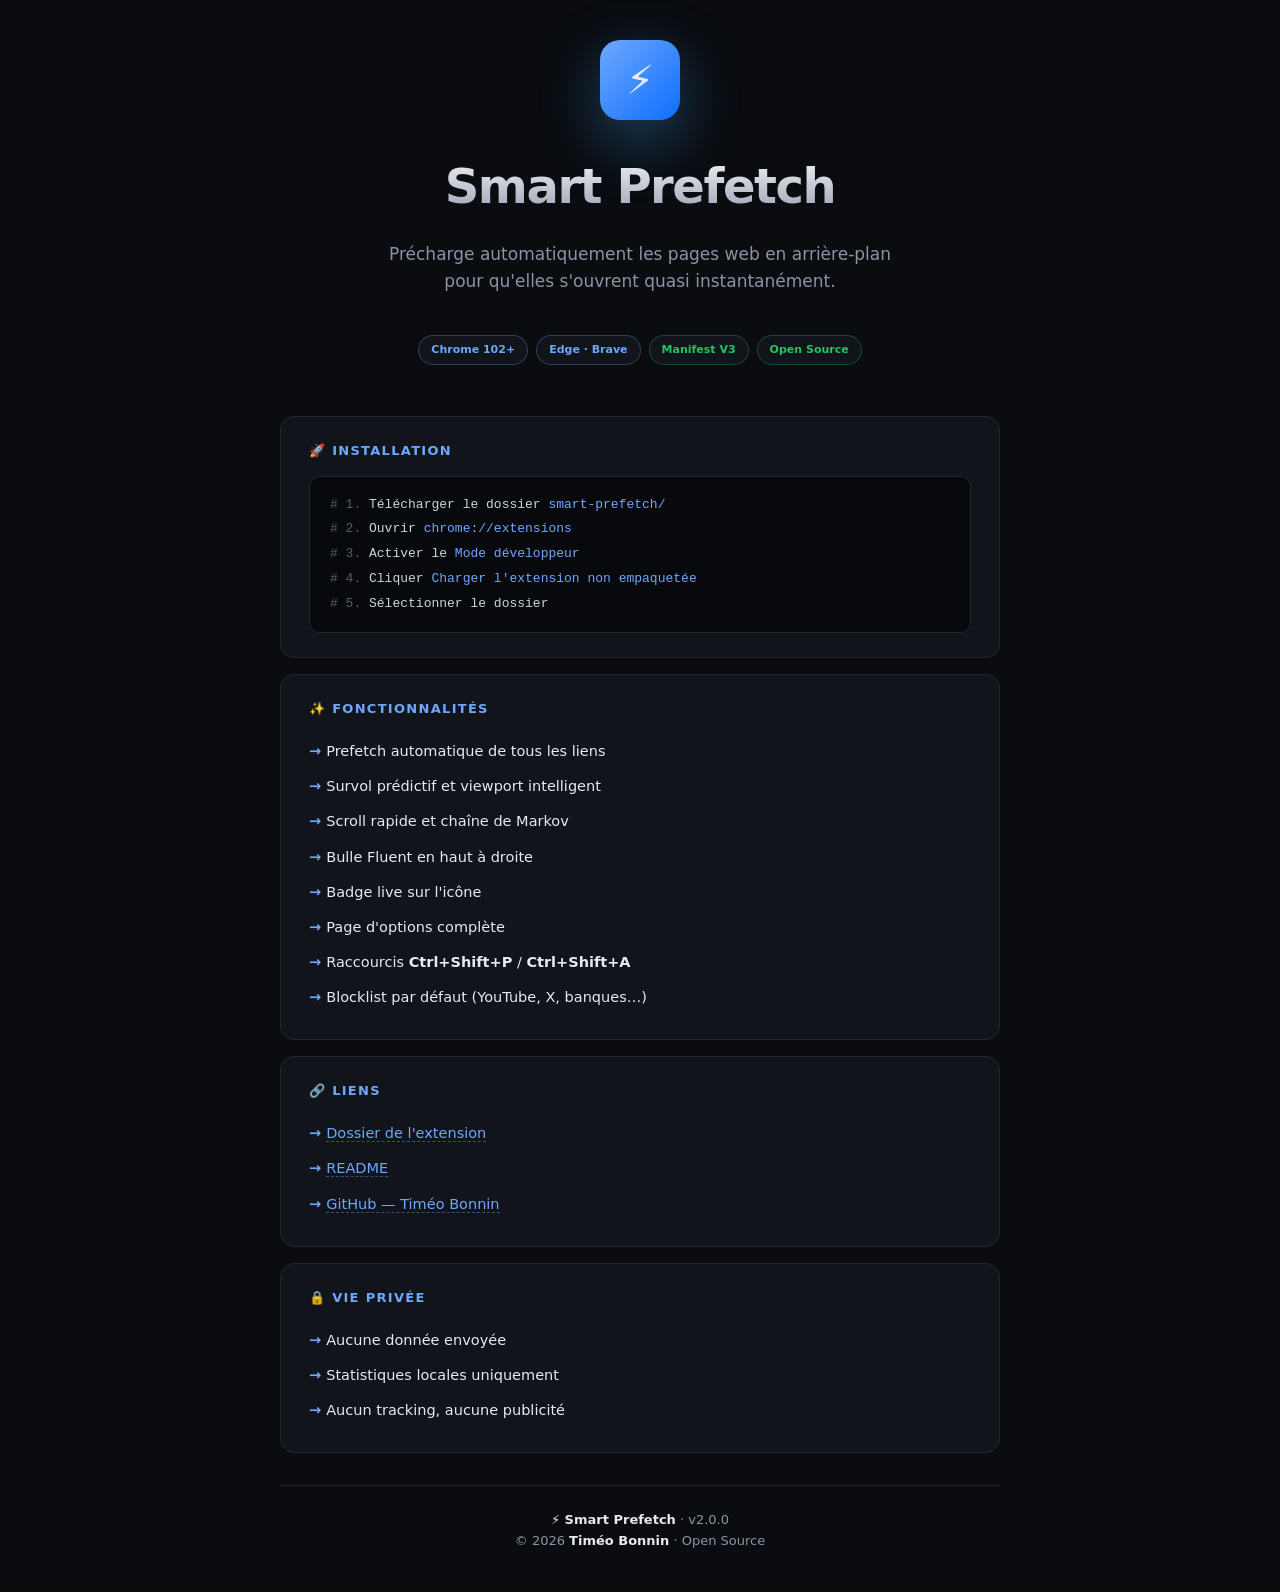
<file: prefetch/index.html>
<!DOCTYPE html>
<html lang="fr">
<head>
<meta charset="UTF-8">
<meta name="viewport" content="width=device-width, initial-scale=1.0">
<title>⚡ Smart Prefetch — Timéo Bonnin</title>
<style>
  * { margin: 0; padding: 0; box-sizing: border-box; }
  :root {
    --bg: #0a0c10;
    --card: #11141a;
    --border: #232732;
    --text: #e7e9ee;
    --dim: #8b93a7;
    --accent: #6ea8fe;
    --green: #22c55e;
  }
  body {
    font-family: -apple-system, "Segoe UI", system-ui, sans-serif;
    background: var(--bg);
    color: var(--text);
    line-height: 1.6;
    min-height: 100vh;
    display: flex;
    align-items: center;
    justify-content: center;
    padding: 40px 20px;
  }
  .wrap {
    max-width: 720px;
    width: 100%;
  }
  .logo {
    width: 80px;
    height: 80px;
    border-radius: 20px;
    background: linear-gradient(135deg, #6ea8fe, #0d6efd);
    display: flex;
    align-items: center;
    justify-content: center;
    font-size: 40px;
    margin: 0 auto 28px;
    box-shadow: 0 20px 60px rgba(62,166,255,.35);
  }
  h1 {
    font-size: 48px;
    font-weight: 800;
    text-align: center;
    letter-spacing: -0.03em;
    margin-bottom: 16px;
    background: linear-gradient(180deg, #fff, #8b93a7);
    -webkit-background-clip: text;
    background-clip: text;
    -webkit-text-fill-color: transparent;
  }
  .tagline {
    text-align: center;
    color: var(--dim);
    font-size: 17px;
    margin-bottom: 40px;
    max-width: 520px;
    margin-left: auto;
    margin-right: auto;
  }
  .card {
    background: var(--card);
    border: 1px solid var(--border);
    border-radius: 14px;
    padding: 24px 28px;
    margin-bottom: 16px;
  }
  .card h2 {
    font-size: 13px;
    color: var(--accent);
    text-transform: uppercase;
    letter-spacing: .1em;
    margin-bottom: 14px;
  }
  .card ul { list-style: none; }
  .card li {
    padding: 6px 0;
    color: var(--text);
    font-size: 14.5px;
  }
  .card li::before {
    content: "→ ";
    color: var(--accent);
    font-weight: 700;
  }
  .card a {
    color: var(--accent);
    text-decoration: none;
    border-bottom: 1px dashed rgba(110,168,254,.4);
  }
  .card a:hover { border-bottom-style: solid; }
  .code {
    background: #08090c;
    border: 1px solid var(--border);
    border-radius: 10px;
    padding: 16px 20px;
    font-family: "Cascadia Code", ui-monospace, monospace;
    font-size: 13px;
    color: #cbd5e1;
    line-height: 1.9;
    white-space: pre;
    overflow-x: auto;
  }
  .code .k { color: var(--accent); }
  .code .c { color: #555c6e; }
  .author {
    text-align: center;
    margin-top: 32px;
    padding-top: 24px;
    border-top: 1px solid var(--border);
    color: var(--dim);
    font-size: 13px;
  }
  .author strong { color: var(--text); }
  .badges {
    display: flex;
    justify-content: center;
    gap: 8px;
    flex-wrap: wrap;
    margin-top: 16px;
  }
  .badge {
    padding: 5px 12px;
    border-radius: 100px;
    background: var(--card);
    border: 1px solid var(--border);
    font-size: 11px;
    font-weight: 600;
    color: var(--dim);
  }
  .badge.g { color: var(--green); border-color: rgba(34,197,94,.3); }
  .badge.b { color: var(--accent); border-color: rgba(110,168,254,.3); }
</style>
</head>
<body>
<div class="wrap">

  <div class="logo">⚡</div>
  <h1>Smart Prefetch</h1>
  <p class="tagline">
    Précharge automatiquement les pages web en arrière-plan pour
    qu'elles s'ouvrent quasi instantanément.
  </p>

  <div class="badges">
    <span class="badge b">Chrome 102+</span>
    <span class="badge b">Edge · Brave</span>
    <span class="badge g">Manifest V3</span>
    <span class="badge g">Open Source</span>
  </div>

  <br><br>

  <div class="card">
    <h2>🚀 Installation</h2>
    <div class="code"><span class="c"># 1.</span> Télécharger le dossier <span class="k">smart-prefetch/</span>
<span class="c"># 2.</span> Ouvrir <span class="k">chrome://extensions</span>
<span class="c"># 3.</span> Activer le <span class="k">Mode développeur</span>
<span class="c"># 4.</span> Cliquer <span class="k">Charger l'extension non empaquetée</span>
<span class="c"># 5.</span> Sélectionner le dossier</div>
  </div>

  <div class="card">
    <h2>✨ Fonctionnalités</h2>
    <ul>
      <li>Prefetch automatique de tous les liens</li>
      <li>Survol prédictif et viewport intelligent</li>
      <li>Scroll rapide et chaîne de Markov</li>
      <li>Bulle Fluent en haut à droite</li>
      <li>Badge live sur l'icône</li>
      <li>Page d'options complète</li>
      <li>Raccourcis <strong>Ctrl+Shift+P</strong> / <strong>Ctrl+Shift+A</strong></li>
      <li>Blocklist par défaut (YouTube, X, banques…)</li>
    </ul>
  </div>

  <div class="card">
    <h2>🔗 Liens</h2>
    <ul>
      <li><a href="./">Dossier de l'extension</a></li>
      <li><a href="./README.md">README</a></li>
      <li><a href="https://github.com/timeobonnin">GitHub — Timéo Bonnin</a></li>
    </ul>
  </div>

  <div class="card">
    <h2>🔒 Vie privée</h2>
    <ul>
      <li>Aucune donnée envoyée</li>
      <li>Statistiques locales uniquement</li>
      <li>Aucun tracking, aucune publicité</li>
    </ul>
  </div>

  <div class="author">
    <strong>⚡ Smart Prefetch</strong> · v2.0.0<br>
    © 2026 <strong>Timéo Bonnin</strong> · Open Source
  </div>

</div>
</body>
</html>
</file>
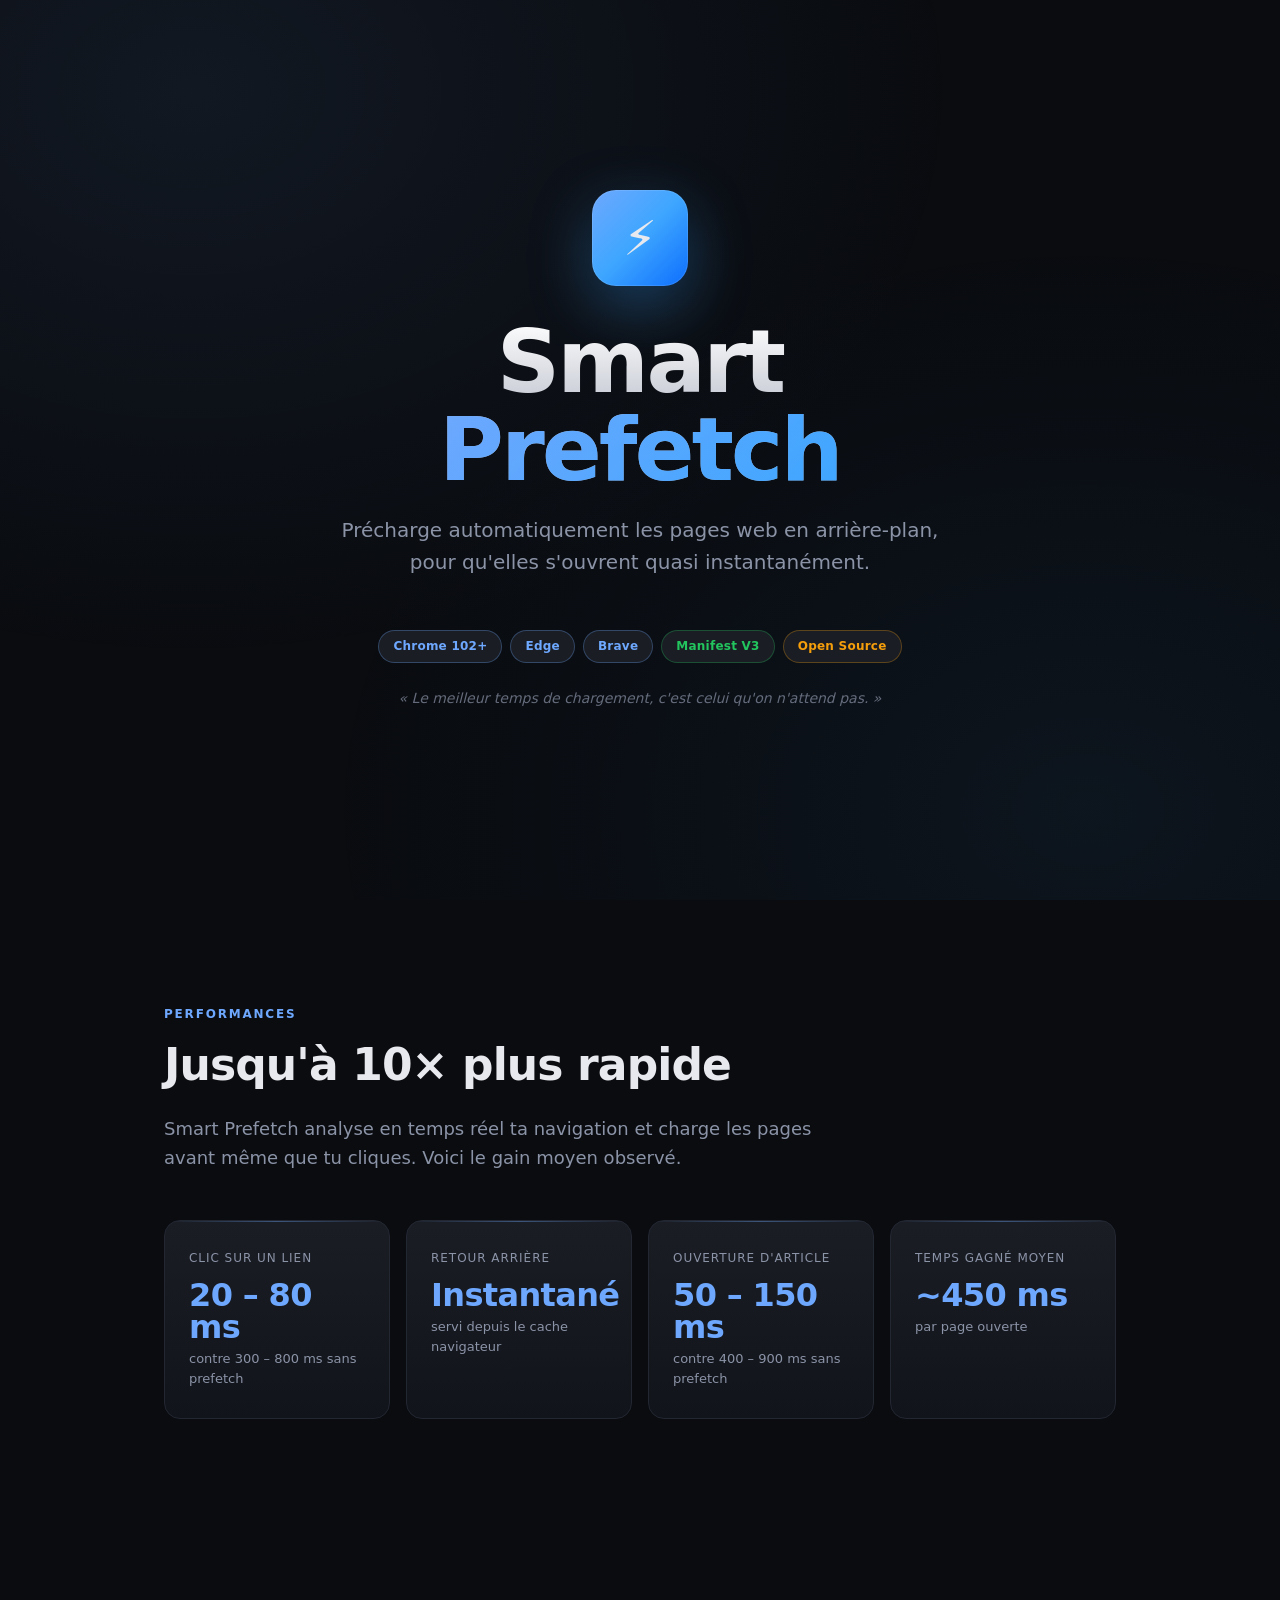
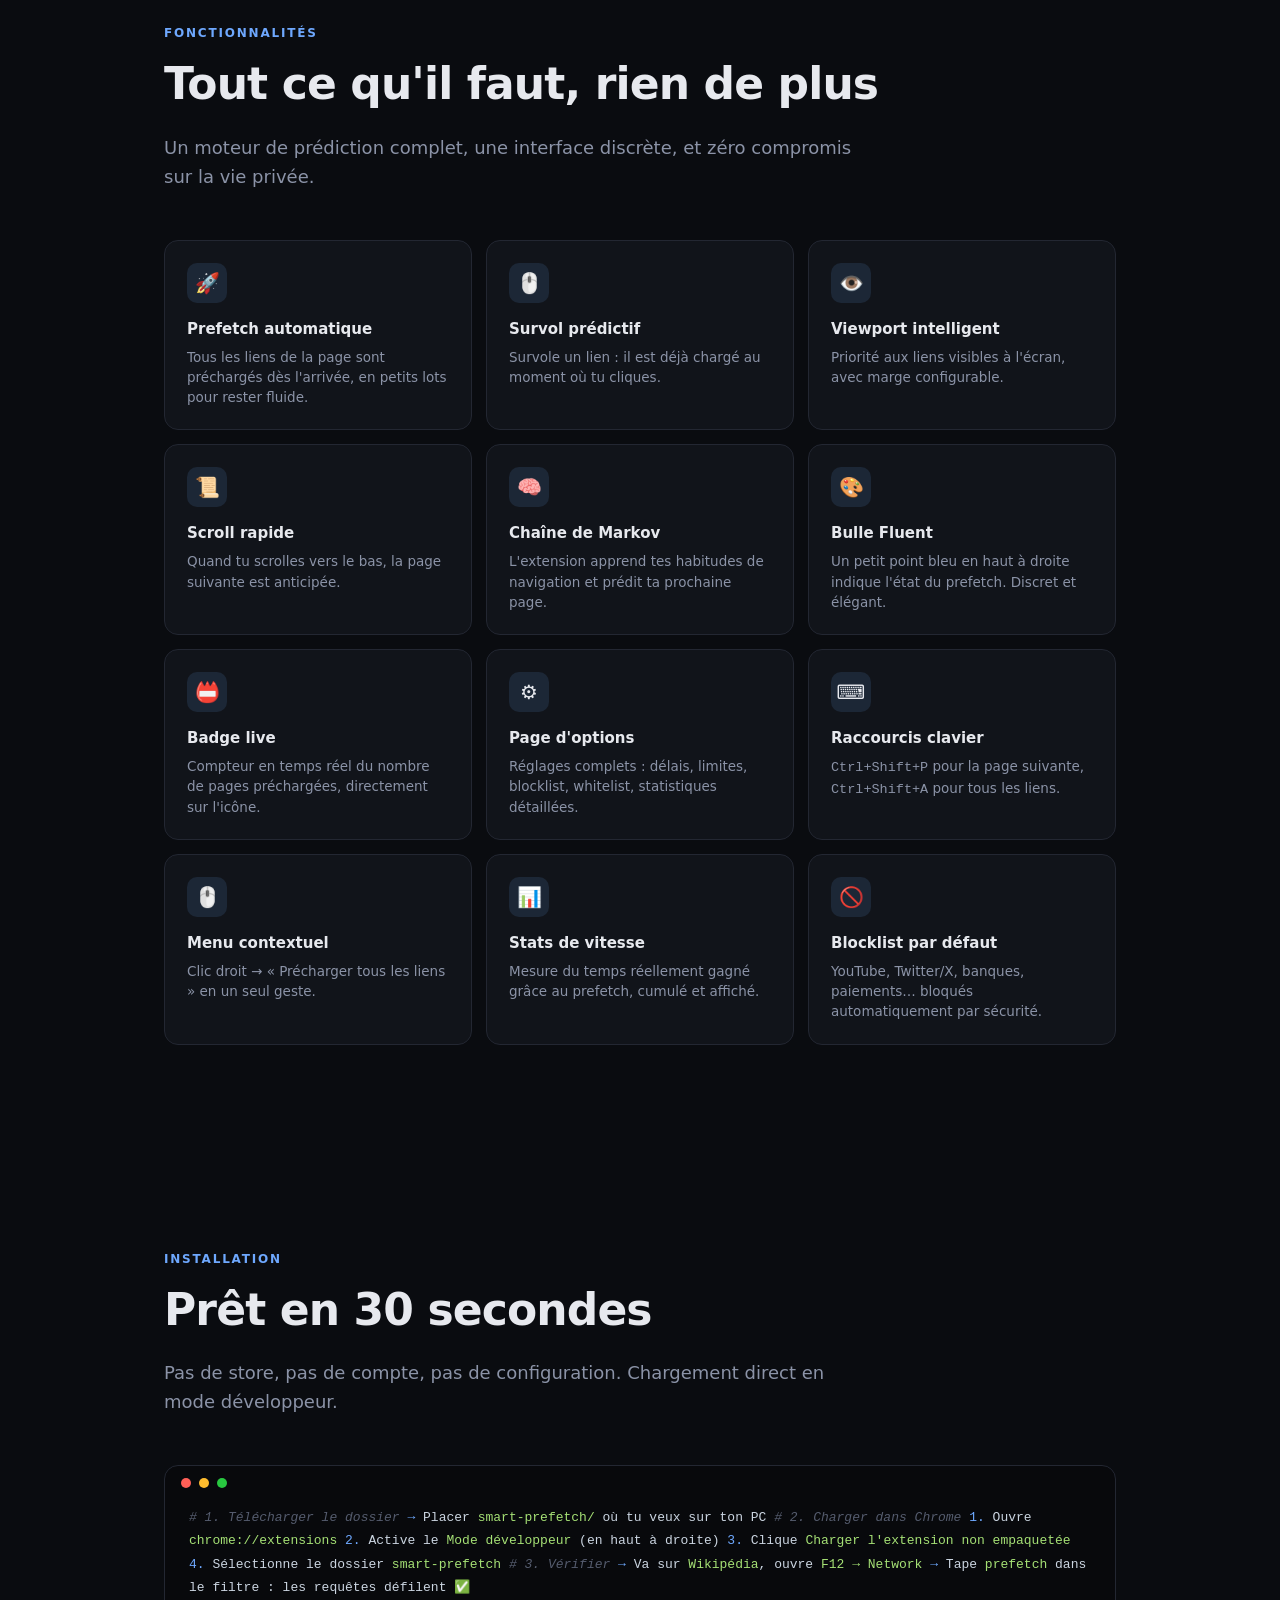
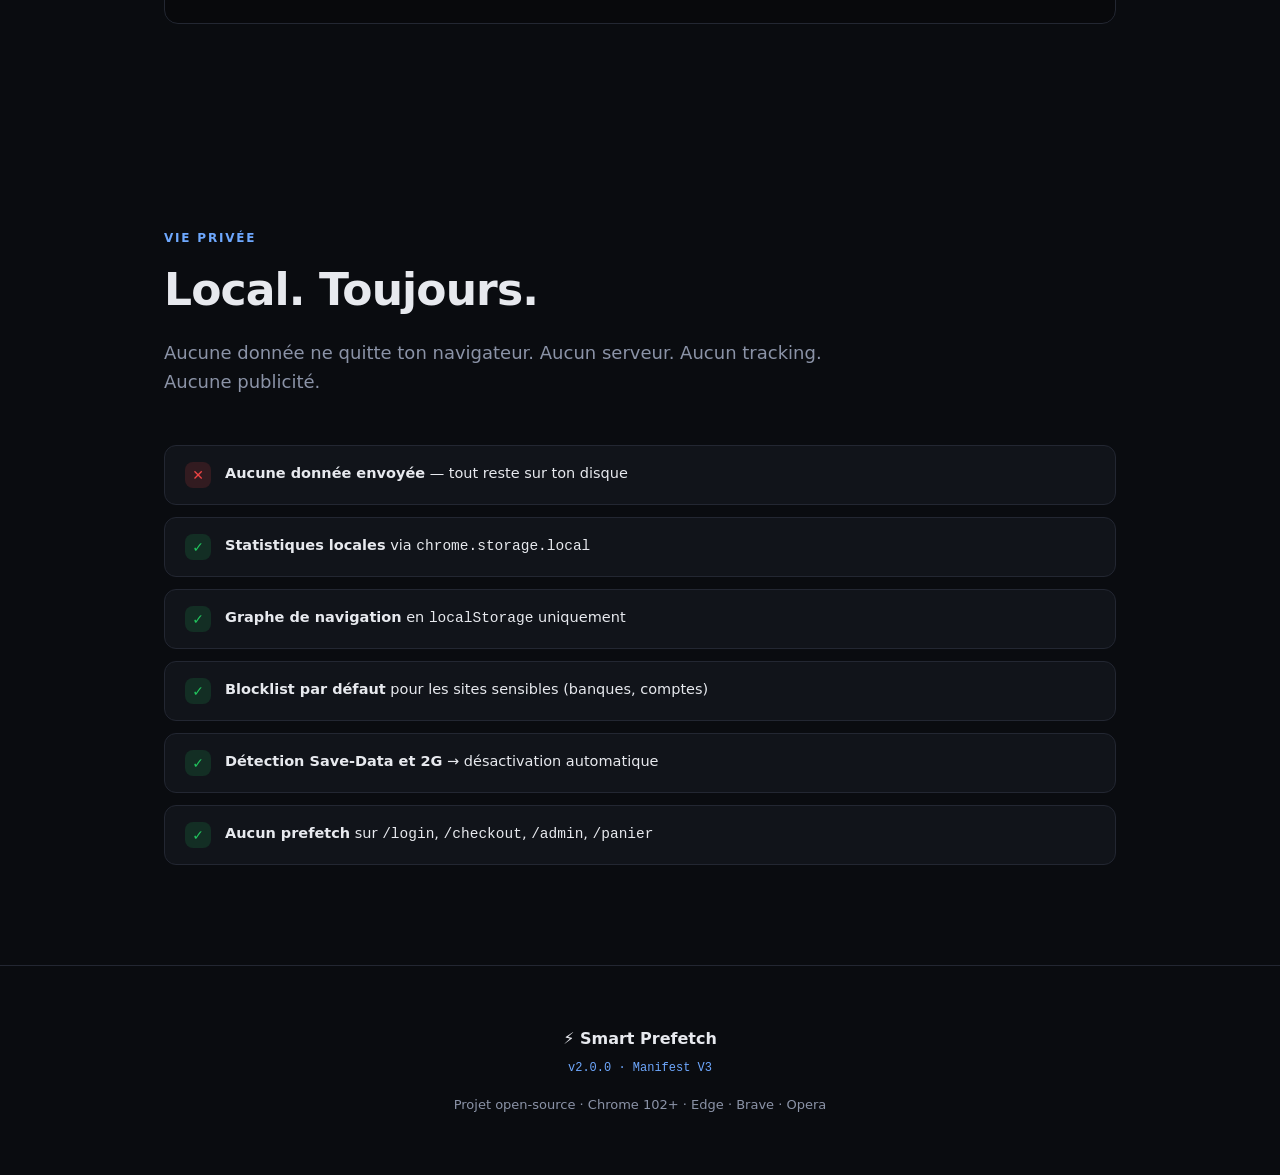
<file: deepseek_html_20260925_66b29b.html>
<!DOCTYPE html>
<html lang="fr">
<head>
<meta charset="UTF-8">
<meta name="viewport" content="width=device-width, initial-scale=1.0">
<title>⚡ Smart Prefetch — Présentation</title>
<style>
  * {
    margin: 0;
    padding: 0;
    box-sizing: border-box;
  }

  :root {
    --bg: #0a0c10;
    --bg-2: #11141a;
    --bg-3: #1a1d24;
    --border: #232732;
    --text: #e7e9ee;
    --text-dim: #8b93a7;
    --accent: #6ea8fe;
    --accent-2: #3ea6ff;
    --green: #22c55e;
    --orange: #f59e0b;
    --red: #ef4444;
    --font: -apple-system, BlinkMacSystemFont, "Segoe UI Variable", "Segoe UI", system-ui, sans-serif;
    --mono: "Cascadia Code", "JetBrains Mono", ui-monospace, monospace;
  }

  html { scroll-behavior: smooth; }

  body {
    font-family: var(--font);
    background: var(--bg);
    color: var(--text);
    line-height: 1.6;
    overflow-x: hidden;
    -webkit-font-smoothing: antialiased;
  }

  /* Fond animé subtil */
  body::before {
    content: "";
    position: fixed;
    inset: 0;
    background:
      radial-gradient(ellipse at 15% 10%, rgba(110,168,254,.08) 0%, transparent 50%),
      radial-gradient(ellipse at 85% 90%, rgba(62,166,255,.06) 0%, transparent 50%);
    pointer-events: none;
    z-index: 0;
  }

  main { position: relative; z-index: 1; }

  /* ---------- HERO ---------- */
  .hero {
    min-height: 100vh;
    display: flex;
    flex-direction: column;
    align-items: center;
    justify-content: center;
    text-align: center;
    padding: 60px 24px;
    position: relative;
  }

  .logo {
    width: 96px;
    height: 96px;
    border-radius: 24px;
    background: linear-gradient(135deg, #6ea8fe 0%, #3ea6ff 50%, #0d6efd 100%);
    display: flex;
    align-items: center;
    justify-content: center;
    font-size: 48px;
    margin-bottom: 32px;
    box-shadow:
      0 0 0 1px rgba(255,255,255,.1) inset,
      0 20px 60px rgba(62,166,255,.35),
      0 8px 24px rgba(0,0,0,.4);
    animation: float 4s ease-in-out infinite;
  }

  @keyframes float {
    0%, 100% { transform: translateY(0); }
    50%      { transform: translateY(-8px); }
  }

  .hero h1 {
    font-size: clamp(42px, 8vw, 88px);
    font-weight: 800;
    letter-spacing: -0.03em;
    line-height: 1;
    margin-bottom: 20px;
    background: linear-gradient(180deg, #ffffff 0%, #8b93a7 100%);
    -webkit-background-clip: text;
    background-clip: text;
    -webkit-text-fill-color: transparent;
  }

  .hero h1 .accent {
    background: linear-gradient(135deg, #6ea8fe 0%, #3ea6ff 100%);
    -webkit-background-clip: text;
    background-clip: text;
    -webkit-text-fill-color: transparent;
  }

  .hero .tagline {
    font-size: clamp(16px, 2vw, 20px);
    color: var(--text-dim);
    max-width: 640px;
    margin-bottom: 12px;
    font-weight: 400;
  }

  .hero .quote {
    font-size: 14px;
    color: var(--text-dim);
    font-style: italic;
    opacity: .7;
    margin-top: 24px;
  }

  .badges {
    display: flex;
    gap: 8px;
    flex-wrap: wrap;
    justify-content: center;
    margin-top: 40px;
  }

  .badge {
    padding: 6px 14px;
    border-radius: 100px;
    background: var(--bg-3);
    border: 1px solid var(--border);
    font-size: 12px;
    font-weight: 600;
    color: var(--text-dim);
    letter-spacing: .02em;
  }

  .badge.blue   { color: var(--accent);  border-color: rgba(110,168,254,.3); }
  .badge.green  { color: var(--green);   border-color: rgba(34,197,94,.3); }
  .badge.orange { color: var(--orange);  border-color: rgba(245,158,11,.3); }

  /* ---------- SECTIONS ---------- */
  section {
    max-width: 1000px;
    margin: 0 auto;
    padding: 100px 24px;
  }

  .section-label {
    display: inline-block;
    font-size: 12px;
    font-weight: 700;
    color: var(--accent);
    text-transform: uppercase;
    letter-spacing: .15em;
    margin-bottom: 16px;
  }

  h2 {
    font-size: clamp(28px, 4vw, 44px);
    font-weight: 800;
    letter-spacing: -0.02em;
    line-height: 1.15;
    margin-bottom: 24px;
    color: var(--text);
  }

  .lead {
    font-size: 18px;
    color: var(--text-dim);
    max-width: 700px;
    margin-bottom: 48px;
  }

  /* ---------- STATS ---------- */
  .stats-grid {
    display: grid;
    grid-template-columns: repeat(auto-fit, minmax(220px, 1fr));
    gap: 16px;
  }

  .stat-card {
    background: linear-gradient(180deg, var(--bg-3) 0%, var(--bg-2) 100%);
    border: 1px solid var(--border);
    border-radius: 16px;
    padding: 28px 24px;
    position: relative;
    overflow: hidden;
    transition: transform .2s, border-color .2s;
  }

  .stat-card:hover {
    transform: translateY(-2px);
    border-color: rgba(110,168,254,.3);
  }

  .stat-card::before {
    content: "";
    position: absolute;
    top: 0; left: 0; right: 0;
    height: 1px;
    background: linear-gradient(90deg, transparent, rgba(110,168,254,.4), transparent);
  }

  .stat-label {
    font-size: 12px;
    color: var(--text-dim);
    text-transform: uppercase;
    letter-spacing: .08em;
    margin-bottom: 10px;
  }

  .stat-value {
    font-size: 32px;
    font-weight: 800;
    color: var(--accent);
    letter-spacing: -0.02em;
    line-height: 1;
    margin-bottom: 6px;
  }

  .stat-sub {
    font-size: 13px;
    color: var(--text-dim);
  }

  /* ---------- FEATURES ---------- */
  .features-grid {
    display: grid;
    grid-template-columns: repeat(auto-fit, minmax(280px, 1fr));
    gap: 14px;
  }

  .feature {
    background: var(--bg-2);
    border: 1px solid var(--border);
    border-radius: 14px;
    padding: 22px;
    transition: border-color .2s, background .2s;
  }

  .feature:hover {
    border-color: rgba(110,168,254,.35);
    background: var(--bg-3);
  }

  .feature-icon {
    width: 40px;
    height: 40px;
    border-radius: 10px;
    background: rgba(110,168,254,.12);
    display: flex;
    align-items: center;
    justify-content: center;
    font-size: 20px;
    margin-bottom: 14px;
  }

  .feature h3 {
    font-size: 15px;
    font-weight: 700;
    margin-bottom: 6px;
    color: var(--text);
  }

  .feature p {
    font-size: 13.5px;
    color: var(--text-dim);
    line-height: 1.5;
  }

  /* ---------- CODE ---------- */
  .code-block {
    background: #08090c;
    border: 1px solid var(--border);
    border-radius: 14px;
    padding: 24px;
    font-family: var(--mono);
    font-size: 13px;
    line-height: 1.8;
    color: #cbd5e1;
    overflow-x: auto;
    position: relative;
  }

  .code-block::before {
    content: "";
    position: absolute;
    top: 12px; left: 16px;
    width: 10px; height: 10px;
    border-radius: 50%;
    background: #ff5f57;
    box-shadow: 18px 0 0 #febc2e, 36px 0 0 #28c840;
  }

  .code-block .content {
    padding-top: 16px;
  }

  .code-block .cmd { color: var(--accent); }
  .code-block .str { color: #a5e075; }
  .code-block .cmt { color: #555c6e; font-style: italic; }

  /* ---------- PRIVACY ---------- */
  .privacy-list {
    display: grid;
    gap: 12px;
  }

  .privacy-item {
    display: flex;
    align-items: flex-start;
    gap: 14px;
    padding: 16px 20px;
    background: var(--bg-2);
    border: 1px solid var(--border);
    border-radius: 12px;
    font-size: 14.5px;
  }

  .privacy-item .icon {
    flex-shrink: 0;
    width: 26px;
    height: 26px;
    border-radius: 8px;
    display: flex;
    align-items: center;
    justify-content: center;
    font-size: 14px;
  }

  .privacy-item.ok .icon {
    background: rgba(34,197,94,.15);
    color: var(--green);
  }

  .privacy-item.no .icon {
    background: rgba(239,68,68,.15);
    color: var(--red);
  }

  /* ---------- FOOTER ---------- */
  footer {
    text-align: center;
    padding: 60px 24px;
    border-top: 1px solid var(--border);
    color: var(--text-dim);
    font-size: 13px;
    position: relative;
    z-index: 1;
  }

  footer .brand {
    font-size: 16px;
    font-weight: 700;
    color: var(--text);
    margin-bottom: 8px;
  }

  footer .ver {
    font-family: var(--mono);
    font-size: 12px;
    color: var(--accent);
    margin-bottom: 16px;
  }

  /* ---------- SCROLLBAR ---------- */
  ::-webkit-scrollbar { width: 10px; }
  ::-webkit-scrollbar-track { background: var(--bg); }
  ::-webkit-scrollbar-thumb {
    background: var(--bg-3);
    border-radius: 5px;
    border: 2px solid var(--bg);
  }
  ::-webkit-scrollbar-thumb:hover { background: #2f3441; }

  /* ---------- RESPONSIVE ---------- */
  @media (max-width: 640px) {
    section { padding: 60px 20px; }
    .stat-value { font-size: 26px; }
    .logo { width: 72px; height: 72px; font-size: 36px; }
  }
</style>
</head>
<body>

<main>

  <!-- ═══════════ HERO ═══════════ -->
  <header class="hero">
    <div class="logo">⚡</div>
    <h1>Smart<br><span class="accent">Prefetch</span></h1>
    <p class="tagline">
      Précharge automatiquement les pages web en arrière-plan,
      pour qu'elles s'ouvrent quasi instantanément.
    </p>
    <div class="badges">
      <span class="badge blue">Chrome 102+</span>
      <span class="badge blue">Edge</span>
      <span class="badge blue">Brave</span>
      <span class="badge green">Manifest V3</span>
      <span class="badge orange">Open Source</span>
    </div>
    <p class="quote">« Le meilleur temps de chargement, c'est celui qu'on n'attend pas. »</p>
  </header>

  <!-- ═══════════ STATS ═══════════ -->
  <section>
    <span class="section-label">Performances</span>
    <h2>Jusqu'à 10× plus rapide</h2>
    <p class="lead">
      Smart Prefetch analyse en temps réel ta navigation et charge les pages
      avant même que tu cliques. Voici le gain moyen observé.
    </p>

    <div class="stats-grid">
      <div class="stat-card">
        <div class="stat-label">Clic sur un lien</div>
        <div class="stat-value">20 – 80 ms</div>
        <div class="stat-sub">contre 300 – 800 ms sans prefetch</div>
      </div>
      <div class="stat-card">
        <div class="stat-label">Retour arrière</div>
        <div class="stat-value">Instantané</div>
        <div class="stat-sub">servi depuis le cache navigateur</div>
      </div>
      <div class="stat-card">
        <div class="stat-label">Ouverture d'article</div>
        <div class="stat-value">50 – 150 ms</div>
        <div class="stat-sub">contre 400 – 900 ms sans prefetch</div>
      </div>
      <div class="stat-card">
        <div class="stat-label">Temps gagné moyen</div>
        <div class="stat-value">~450 ms</div>
        <div class="stat-sub">par page ouverte</div>
      </div>
    </div>
  </section>

  <!-- ═══════════ FEATURES ═══════════ -->
  <section>
    <span class="section-label">Fonctionnalités</span>
    <h2>Tout ce qu'il faut, rien de plus</h2>
    <p class="lead">
      Un moteur de prédiction complet, une interface discrète,
      et zéro compromis sur la vie privée.
    </p>

    <div class="features-grid">
      <div class="feature">
        <div class="feature-icon">🚀</div>
        <h3>Prefetch automatique</h3>
        <p>Tous les liens de la page sont préchargés dès l'arrivée, en petits lots pour rester fluide.</p>
      </div>
      <div class="feature">
        <div class="feature-icon">🖱️</div>
        <h3>Survol prédictif</h3>
        <p>Survole un lien : il est déjà chargé au moment où tu cliques.</p>
      </div>
      <div class="feature">
        <div class="feature-icon">👁️</div>
        <h3>Viewport intelligent</h3>
        <p>Priorité aux liens visibles à l'écran, avec marge configurable.</p>
      </div>
      <div class="feature">
        <div class="feature-icon">📜</div>
        <h3>Scroll rapide</h3>
        <p>Quand tu scrolles vers le bas, la page suivante est anticipée.</p>
      </div>
      <div class="feature">
        <div class="feature-icon">🧠</div>
        <h3>Chaîne de Markov</h3>
        <p>L'extension apprend tes habitudes de navigation et prédit ta prochaine page.</p>
      </div>
      <div class="feature">
        <div class="feature-icon">🎨</div>
        <h3>Bulle Fluent</h3>
        <p>Un petit point bleu en haut à droite indique l'état du prefetch. Discret et élégant.</p>
      </div>
      <div class="feature">
        <div class="feature-icon">📛</div>
        <h3>Badge live</h3>
        <p>Compteur en temps réel du nombre de pages préchargées, directement sur l'icône.</p>
      </div>
      <div class="feature">
        <div class="feature-icon">⚙️</div>
        <h3>Page d'options</h3>
        <p>Réglages complets : délais, limites, blocklist, whitelist, statistiques détaillées.</p>
      </div>
      <div class="feature">
        <div class="feature-icon">⌨️</div>
        <h3>Raccourcis clavier</h3>
        <p><code>Ctrl+Shift+P</code> pour la page suivante, <code>Ctrl+Shift+A</code> pour tous les liens.</p>
      </div>
      <div class="feature">
        <div class="feature-icon">🖱️</div>
        <h3>Menu contextuel</h3>
        <p>Clic droit → « Précharger tous les liens » en un seul geste.</p>
      </div>
      <div class="feature">
        <div class="feature-icon">📊</div>
        <h3>Stats de vitesse</h3>
        <p>Mesure du temps réellement gagné grâce au prefetch, cumulé et affiché.</p>
      </div>
      <div class="feature">
        <div class="feature-icon">🚫</div>
        <h3>Blocklist par défaut</h3>
        <p>YouTube, Twitter/X, banques, paiements… bloqués automatiquement par sécurité.</p>
      </div>
    </div>
  </section>

  <!-- ═══════════ INSTALLATION ═══════════ -->
  <section>
    <span class="section-label">Installation</span>
    <h2>Prêt en 30 secondes</h2>
    <p class="lead">
      Pas de store, pas de compte, pas de configuration.
      Chargement direct en mode développeur.
    </p>

    <div class="code-block">
      <div class="content">
<span class="cmt"># 1. Télécharger le dossier</span>
<span class="cmd">→</span> Placer <span class="str">smart-prefetch/</span> où tu veux sur ton PC

<span class="cmt"># 2. Charger dans Chrome</span>
<span class="cmd">1.</span> Ouvre <span class="str">chrome://extensions</span>
<span class="cmd">2.</span> Active le <span class="str">Mode développeur</span> (en haut à droite)
<span class="cmd">3.</span> Clique <span class="str">Charger l'extension non empaquetée</span>
<span class="cmd">4.</span> Sélectionne le dossier <span class="str">smart-prefetch</span>

<span class="cmt"># 3. Vérifier</span>
<span class="cmd">→</span> Va sur <span class="str">Wikipédia</span>, ouvre <span class="str">F12 → Network</span>
<span class="cmd">→</span> Tape <span class="str">prefetch</span> dans le filtre : les requêtes défilent ✅
      </div>
    </div>
  </section>

  <!-- ═══════════ VIE PRIVÉE ═══════════ -->
  <section>
    <span class="section-label">Vie privée</span>
    <h2>Local. Toujours.</h2>
    <p class="lead">
      Aucune donnée ne quitte ton navigateur. Aucun serveur.
      Aucun tracking. Aucune publicité.
    </p>

    <div class="privacy-list">
      <div class="privacy-item no">
        <div class="icon">✕</div>
        <div><strong>Aucune donnée envoyée</strong> — tout reste sur ton disque</div>
      </div>
      <div class="privacy-item ok">
        <div class="icon">✓</div>
        <div><strong>Statistiques locales</strong> via <code>chrome.storage.local</code></div>
      </div>
      <div class="privacy-item ok">
        <div class="icon">✓</div>
        <div><strong>Graphe de navigation</strong> en <code>localStorage</code> uniquement</div>
      </div>
      <div class="privacy-item ok">
        <div class="icon">✓</div>
        <div><strong>Blocklist par défaut</strong> pour les sites sensibles (banques, comptes)</div>
      </div>
      <div class="privacy-item ok">
        <div class="icon">✓</div>
        <div><strong>Détection Save-Data et 2G</strong> → désactivation automatique</div>
      </div>
      <div class="privacy-item ok">
        <div class="icon">✓</div>
        <div><strong>Aucun prefetch</strong> sur <code>/login</code>, <code>/checkout</code>, <code>/admin</code>, <code>/panier</code></div>
      </div>
    </div>
  </section>

</main>

<!-- ═══════════ FOOTER ═══════════ -->
<footer>
  <div class="brand">⚡ Smart Prefetch</div>
  <div class="ver">v2.0.0 · Manifest V3</div>
  <div>Projet open-source · Chrome 102+ · Edge · Brave · Opera</div>
</footer>

</body>
</html>
</file>
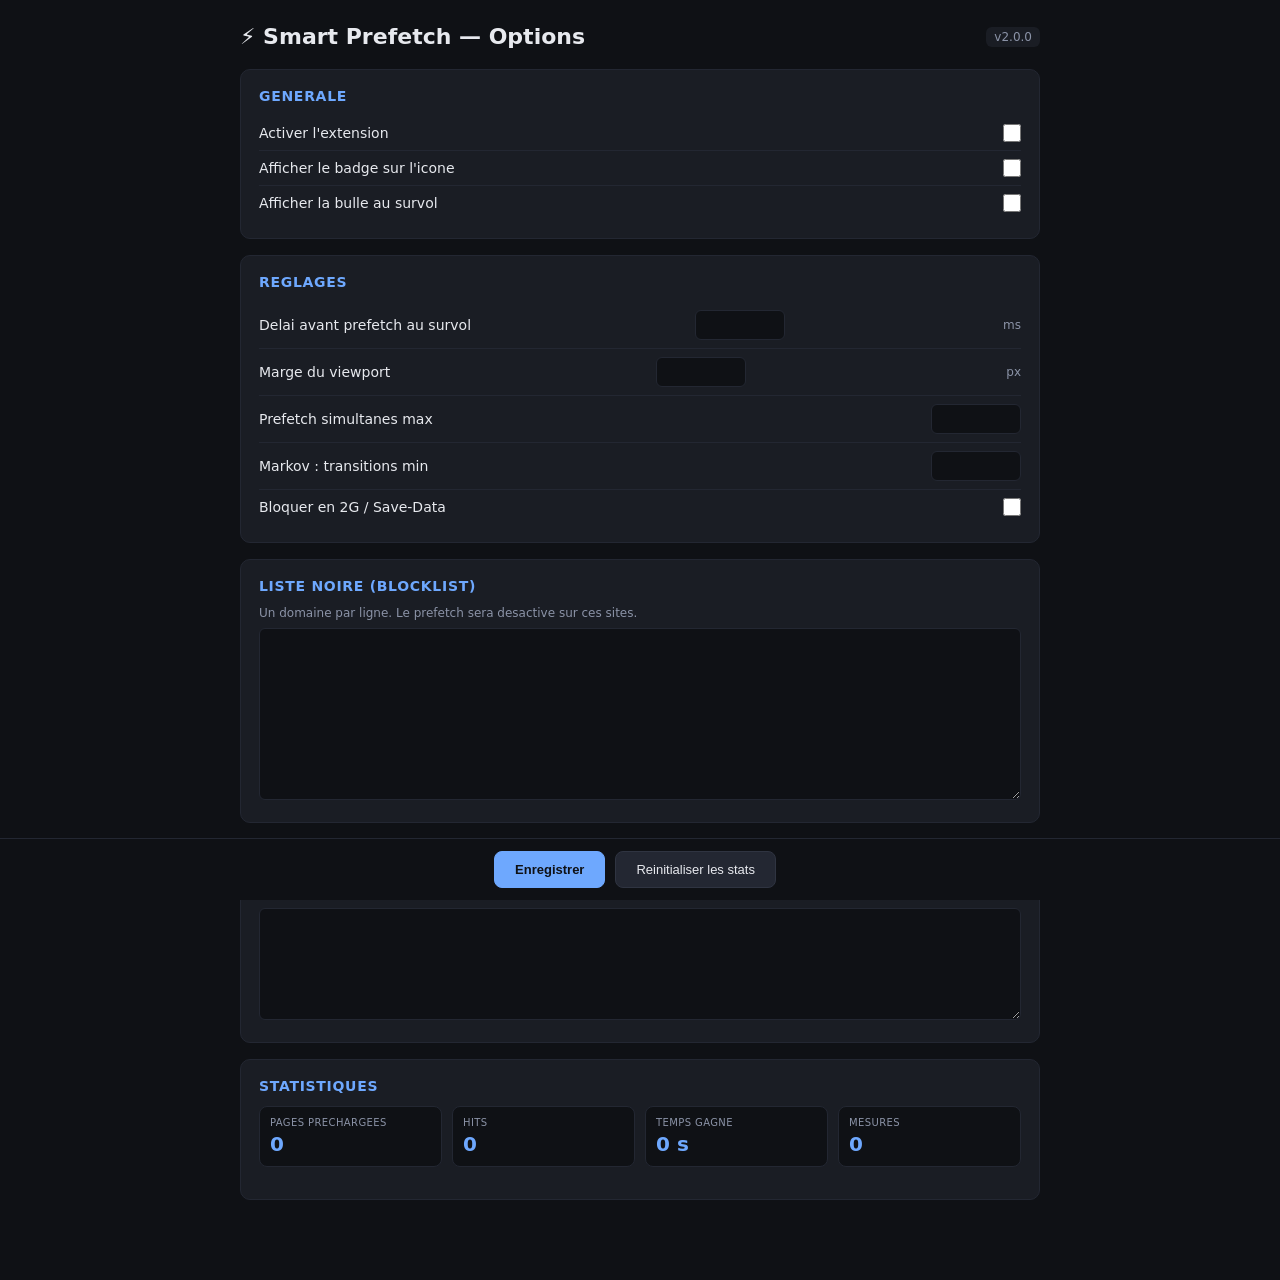
<file: prefetch/options.html>
﻿<!DOCTYPE html>
<html lang="fr">
<head>
  <meta charset="UTF-8">
  <title>Smart Prefetch — Options</title>
  <link rel="stylesheet" href="options.css">
</head>
<body>
  <header>
    <h1>⚡ Smart Prefetch — Options</h1>
    <span class="ver">v2.0.0</span>
  </header>

  <main>
    <section class="card">
      <h2>Generale</h2>
      <label class="row">
        <span>Activer l'extension</span>
        <input type="checkbox" id="enabled">
      </label>
      <label class="row">
        <span>Afficher le badge sur l'icone</span>
        <input type="checkbox" id="showIconBadge">
      </label>
      <label class="row">
        <span>Afficher la bulle au survol</span>
        <input type="checkbox" id="showHoverBadge">
      </label>
    </section>

    <section class="card">
      <h2>Reglages</h2>
      <label class="row">
        <span>Delai avant prefetch au survol</span>
        <input type="number" id="hoverDelay" min="0" max="1000" step="10">
        <span class="unit">ms</span>
      </label>
      <label class="row">
        <span>Marge du viewport</span>
        <input type="number" id="viewportMargin" min="0" max="3000" step="100">
        <span class="unit">px</span>
      </label>
      <label class="row">
        <span>Prefetch simultanes max</span>
        <input type="number" id="maxPrefetch" min="1" max="9999" step="1">
      </label>
      <label class="row">
        <span>Markov : transitions min</span>
        <input type="number" id="markovMinHits" min="1" max="10" step="1">
      </label>
      <label class="row">
        <span>Bloquer en 2G / Save-Data</span>
        <input type="checkbox" id="blockSlowConn">
      </label>
    </section>

    <section class="card">
      <h2>Liste noire (blocklist)</h2>
      <p class="hint">Un domaine par ligne. Le prefetch sera desactive sur ces sites.</p>
      <textarea id="blocklist" rows="10"></textarea>
    </section>

    <section class="card">
      <h2>Liste blanche (whitelist)</h2>
      <p class="hint">Si non vide, seuls ces domaines seront precharges.</p>
      <textarea id="whitelist" rows="6"></textarea>
    </section>

    <section class="card">
      <h2>Statistiques</h2>
      <div class="stat-grid">
        <div class="stat"><span class="label">Pages prechargees</span><span class="value" id="s-prefetched">0</span></div>
        <div class="stat"><span class="label">Hits</span><span class="value" id="s-hits">0</span></div>
        <div class="stat"><span class="label">Temps gagne</span><span class="value" id="s-saved">0 s</span></div>
        <div class="stat"><span class="label">Mesures</span><span class="value" id="s-measures">0</span></div>
      </div>
      <ul id="hosts-list" class="hosts"></ul>
    </section>
  </main>

  <footer class="sticky-footer">
    <button id="save" class="primary">Enregistrer</button>
    <button id="reset-stats">Reinitialiser les stats</button>
    <span id="status"></span>
  </footer>

  <script src="options.js"></script>
</body>
</html>
</file>
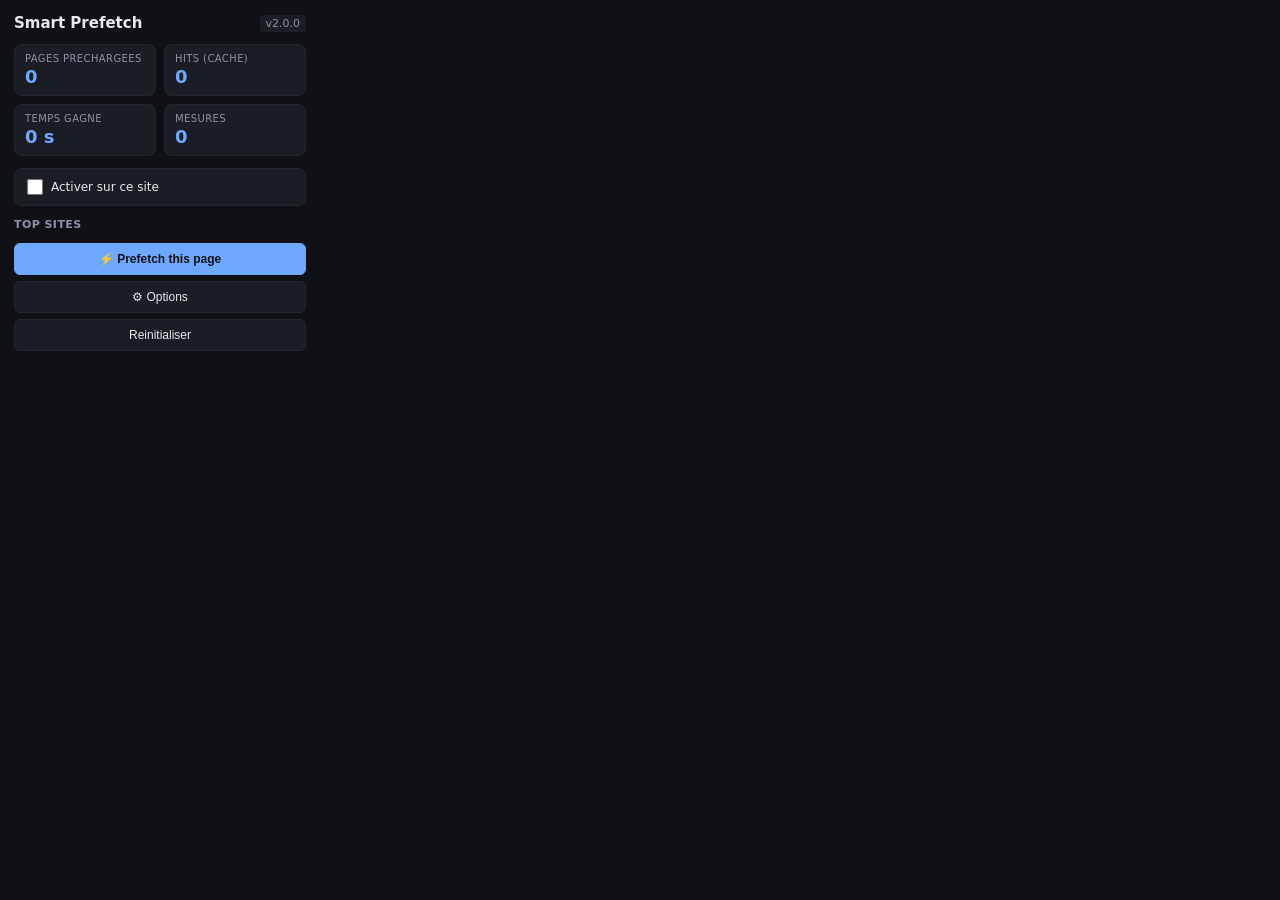
<file: prefetch/popup.html>
﻿<!DOCTYPE html>
<html lang="fr">
<head>
  <meta charset="UTF-8">
  <title>Smart Prefetch</title>
  <link rel="stylesheet" href="popup.css">
</head>
<body>
  <header>
    <h1>Smart Prefetch</h1>
    <span id="version">v2.0.0</span>
  </header>

  <section class="stats">
    <div class="stat"><span class="label">Pages prechargees</span><span class="value" id="prefetched">0</span></div>
    <div class="stat"><span class="label">Hits (cache)</span><span class="value" id="hits">0</span></div>
    <div class="stat"><span class="label">Temps gagne</span><span class="value" id="saved">0 s</span></div>
    <div class="stat"><span class="label">Mesures</span><span class="value" id="measures">0</span></div>
  </section>

  <section class="toggle">
    <label>
      <input type="checkbox" id="enabled-toggle">
      <span>Activer sur ce site</span>
    </label>
  </section>

  <section class="hosts">
    <h2>Top sites</h2>
    <ul id="hosts-list"></ul>
  </section>

  <footer>
    <button id="prefetch-all">⚡ Prefetch this page</button>
    <button id="open-options">⚙ Options</button>
    <button id="reset">Reinitialiser</button>
  </footer>

  <script src="popup.js"></script>
</body>
</html>
</file>
<file: prefetch/options.css>
﻿* { box-sizing: border-box; margin: 0; padding: 0; }
body {
  font-family: system-ui, -apple-system, sans-serif;
  background: #0f1115;
  color: #e7e9ee;
  padding: 24px;
  min-height: 100vh;
  padding-bottom: 80px;
}
header { display: flex; justify-content: space-between; align-items: center; margin-bottom: 20px; max-width: 800px; margin-left: auto; margin-right: auto; }
h1 { font-size: 22px; font-weight: 700; }
.ver { font-size: 12px; color: #8b93a7; background: #1a1d24; padding: 3px 8px; border-radius: 6px; }
main { max-width: 800px; margin: 0 auto; display: flex; flex-direction: column; gap: 16px; }
.card { background: #1a1d24; border: 1px solid #232732; border-radius: 10px; padding: 18px; }
.card h2 { font-size: 14px; font-weight: 600; color: #6ea8fe; margin-bottom: 12px; text-transform: uppercase; letter-spacing: .05em; }
.row { display: flex; align-items: center; justify-content: space-between; padding: 8px 0; font-size: 14px; border-bottom: 1px solid #232732; gap: 12px; }
.row:last-child { border-bottom: none; }
.row input[type=checkbox] { accent-color: #6ea8fe; width: 18px; height: 18px; cursor: pointer; }
.row input[type=number] { background: #0f1115; border: 1px solid #232732; border-radius: 6px; padding: 6px 10px; color: #e7e9ee; font-size: 14px; width: 90px; text-align: right; }
.row input[type=number]:focus { outline: 1px solid #6ea8fe; }
.unit { color: #8b93a7; font-size: 12px; margin-left: -6px; }
.hint { font-size: 12px; color: #8b93a7; margin-bottom: 8px; }
textarea { width: 100%; background: #0f1115; border: 1px solid #232732; border-radius: 6px; padding: 10px; color: #e7e9ee; font-family: ui-monospace, monospace; font-size: 13px; resize: vertical; }
textarea:focus { outline: 1px solid #6ea8fe; }
.stat-grid { display: grid; grid-template-columns: repeat(4, 1fr); gap: 10px; margin-bottom: 14px; }
.stat { background: #0f1115; border: 1px solid #232732; border-radius: 8px; padding: 10px; display: flex; flex-direction: column; gap: 4px; }
.label { font-size: 10px; color: #8b93a7; text-transform: uppercase; letter-spacing: .04em; }
.value { font-size: 20px; font-weight: 600; color: #6ea8fe; }
.hosts { list-style: none; }
.hosts li { display: flex; justify-content: space-between; padding: 6px 10px; font-size: 13px; border-radius: 6px; }
.hosts li:nth-child(odd) { background: #161920; }
.hosts .count { color: #6ea8fe; font-weight: 600; }
.sticky-footer {
  position: fixed; bottom: 0; left: 0; right: 0;
  background: #0f1115; border-top: 1px solid #232732;
  padding: 12px 24px; display: flex; gap: 10px; align-items: center; justify-content: center;
}
button {
  padding: 10px 20px; background: #232732; border: 1px solid #2f3441;
  border-radius: 8px; color: #e7e9ee; font-size: 13px; cursor: pointer;
  font-weight: 500; transition: background .15s;
}
button:hover { background: #2f3441; }
button.primary { background: #6ea8fe; color: #0f1115; border-color: #6ea8fe; font-weight: 600; }
button.primary:hover { background: #8cbcff; }
#status { color: #4ade80; font-size: 13px; font-weight: 500; }
</file>
<file: prefetch/popup.css>
﻿* { box-sizing: border-box; margin: 0; padding: 0; }
body {
  width: 320px;
  font-family: system-ui, -apple-system, sans-serif;
  background: #0f1115;
  color: #e7e9ee;
  padding: 14px;
}
header { display: flex; justify-content: space-between; align-items: center; margin-bottom: 12px; }
h1 { font-size: 15px; font-weight: 600; }
#version { font-size: 11px; color: #8b93a7; background: #1a1d24; padding: 2px 6px; border-radius: 4px; }
.stats { display: grid; grid-template-columns: 1fr 1fr; gap: 8px; margin-bottom: 12px; }
.stat { background: #1a1d24; border: 1px solid #232732; border-radius: 8px; padding: 8px 10px; display: flex; flex-direction: column; gap: 2px; }
.label { font-size: 10px; color: #8b93a7; text-transform: uppercase; letter-spacing: .04em; }
.value { font-size: 18px; font-weight: 600; color: #6ea8fe; }
.toggle { background: #1a1d24; border: 1px solid #232732; border-radius: 8px; padding: 10px 12px; margin-bottom: 12px; }
.toggle label { display: flex; align-items: center; gap: 8px; font-size: 12px; cursor: pointer; user-select: none; }
.toggle input { accent-color: #6ea8fe; width: 16px; height: 16px; }
.hosts h2 { font-size: 11px; color: #8b93a7; margin-bottom: 6px; text-transform: uppercase; letter-spacing: .04em; }
.hosts ul { list-style: none; }
.hosts li { display: flex; justify-content: space-between; padding: 5px 8px; font-size: 12px; border-radius: 6px; }
.hosts li:nth-child(odd) { background: #161920; }
.hosts .count { color: #6ea8fe; font-weight: 600; }
.hosts .empty { color: #555c6e; justify-content: center; }
footer { display: flex; flex-direction: column; gap: 6px; margin-top: 12px; }
button {
  width: 100%; padding: 8px; background: #1a1d24; border: 1px solid #232732;
  border-radius: 6px; color: #e7e9ee; font-size: 12px; cursor: pointer;
  transition: background .15s;
}
button:hover { background: #232732; }
#prefetch-all { background: #6ea8fe; color: #0f1115; border-color: #6ea8fe; font-weight: 600; }
#prefetch-all:hover { background: #8cbcff; }
</file>
